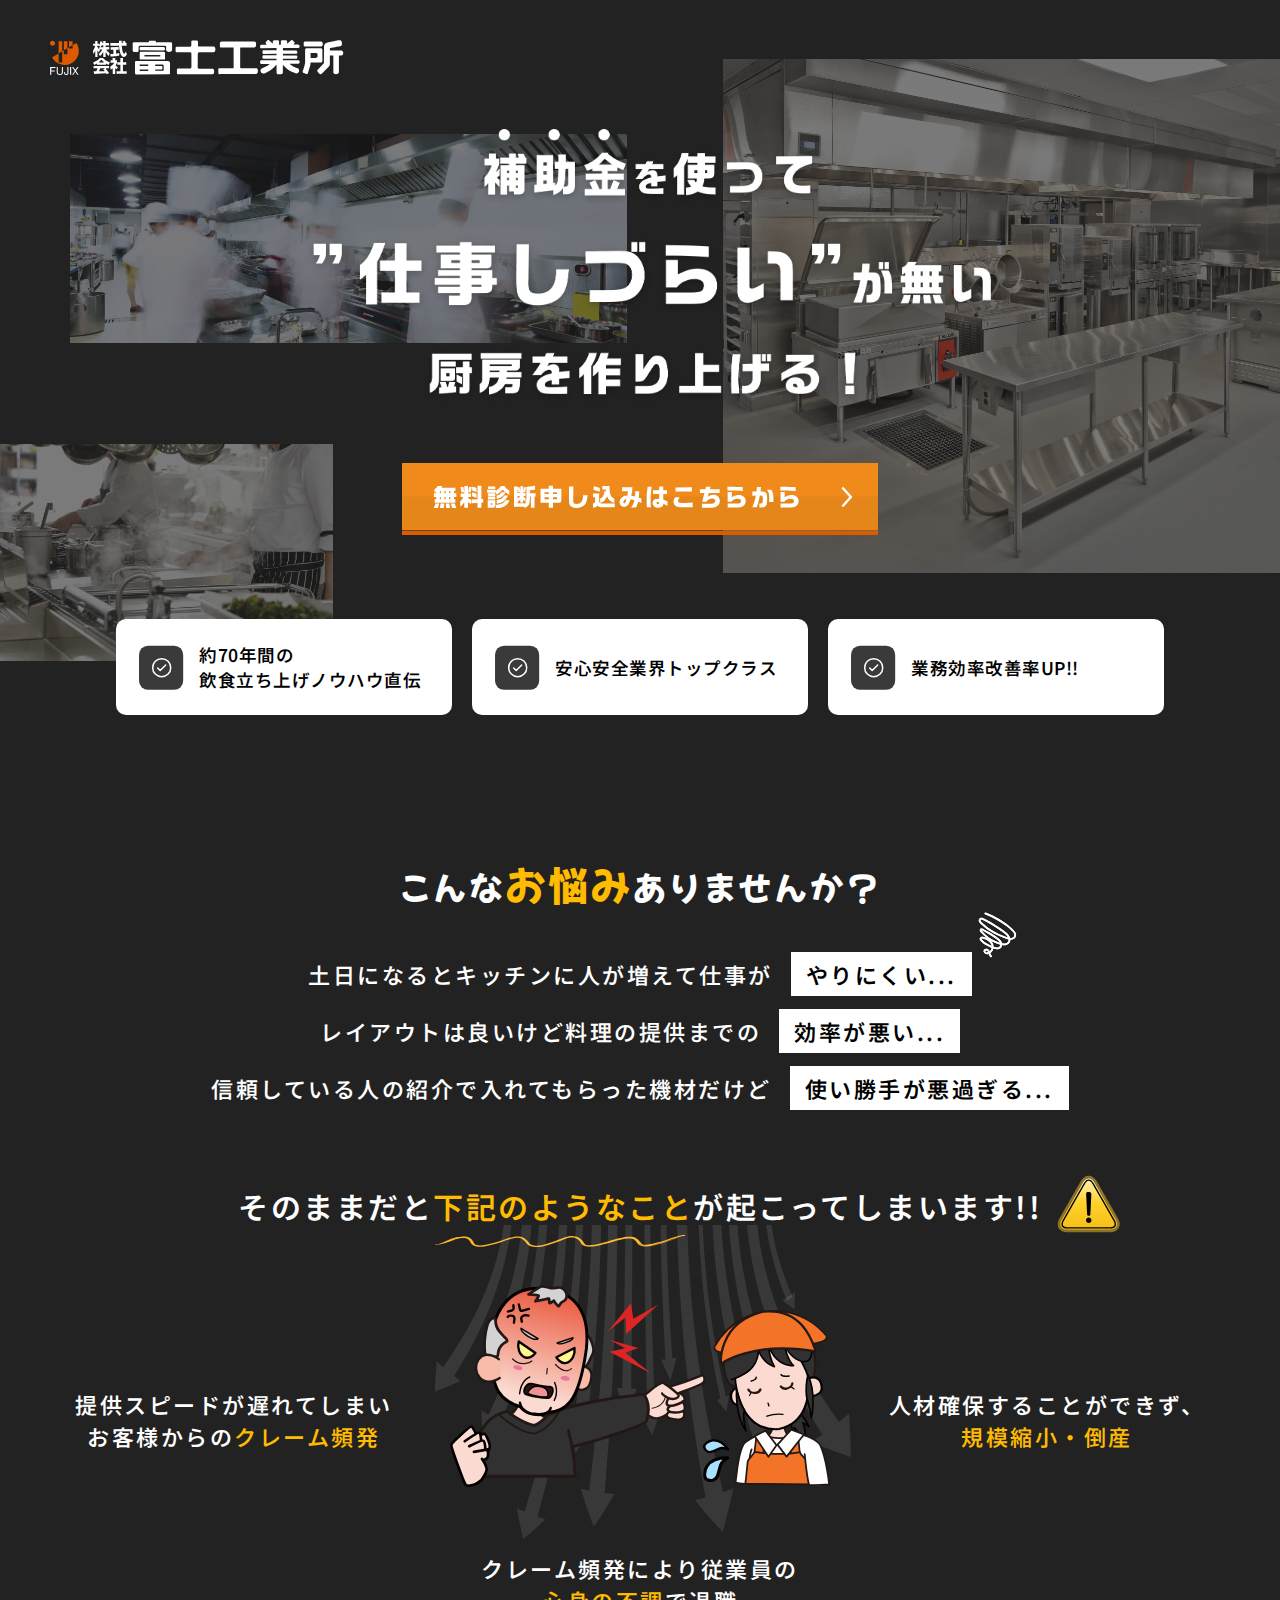
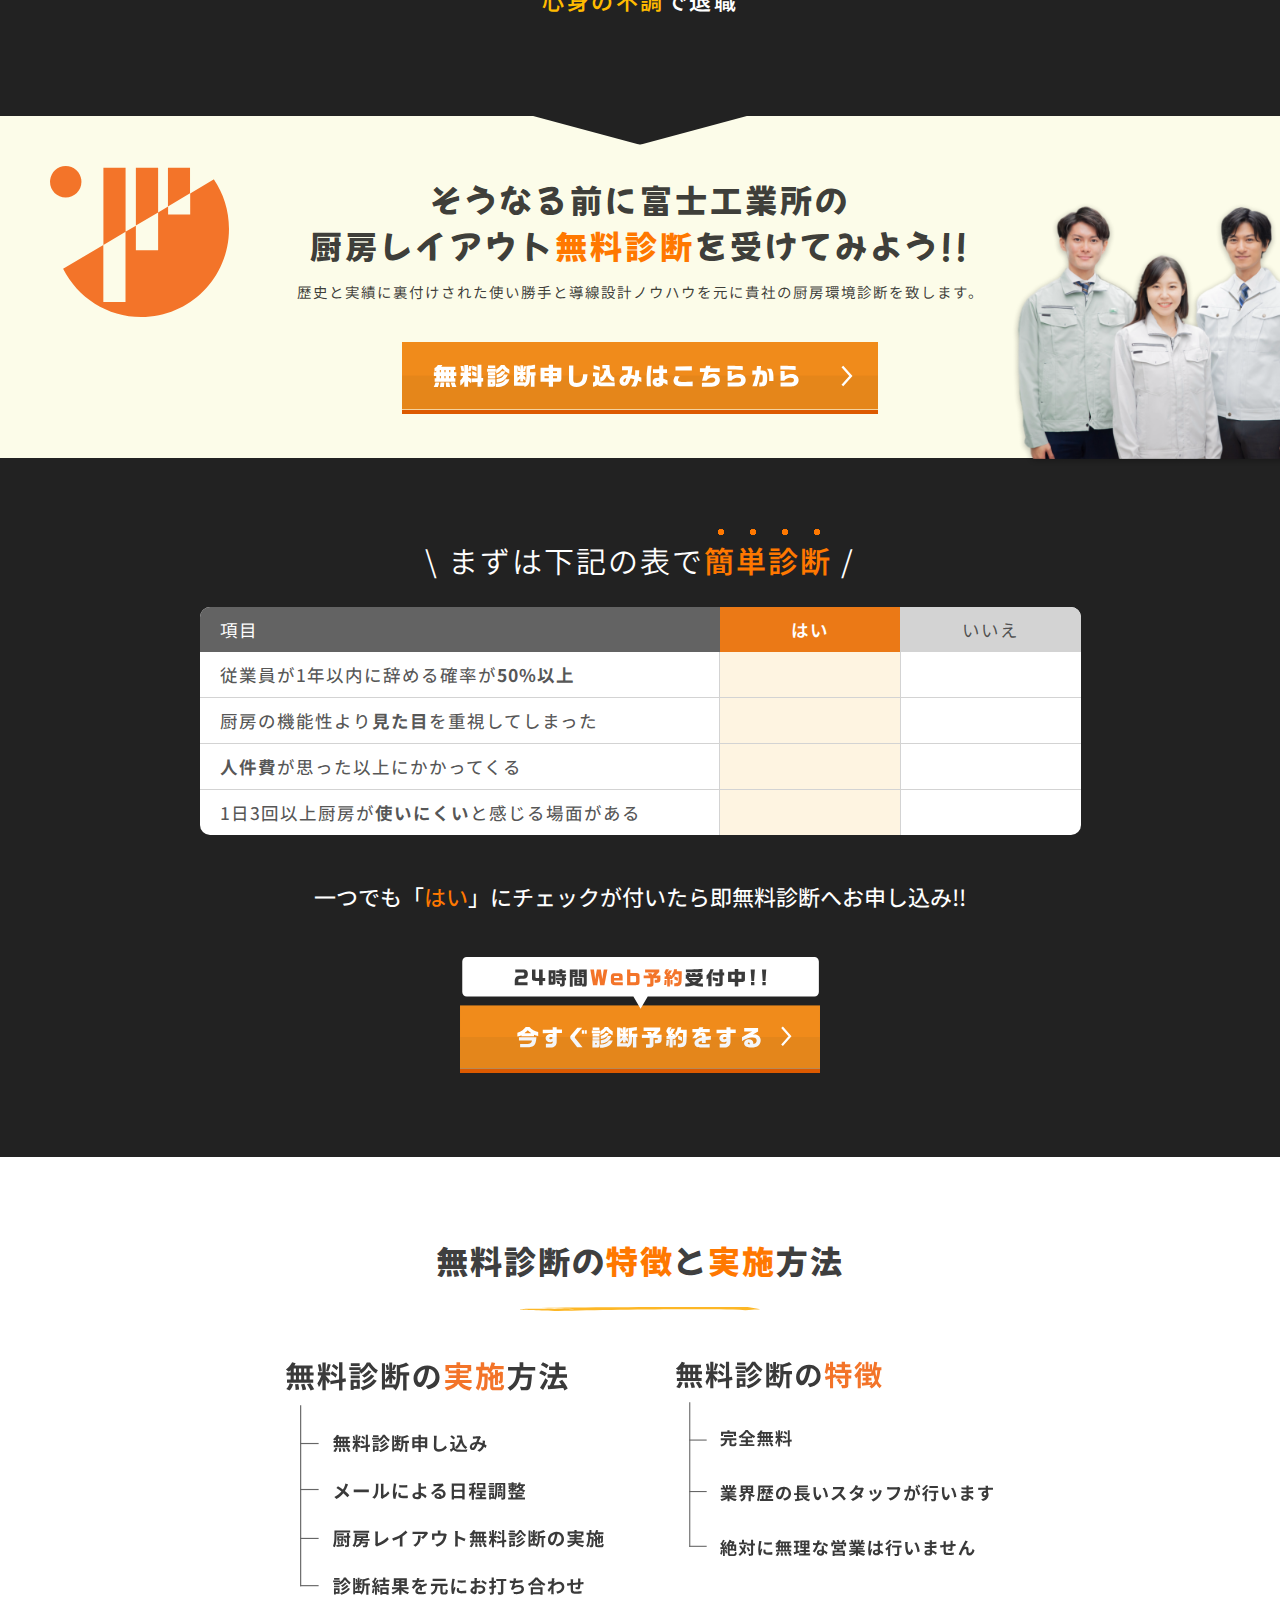
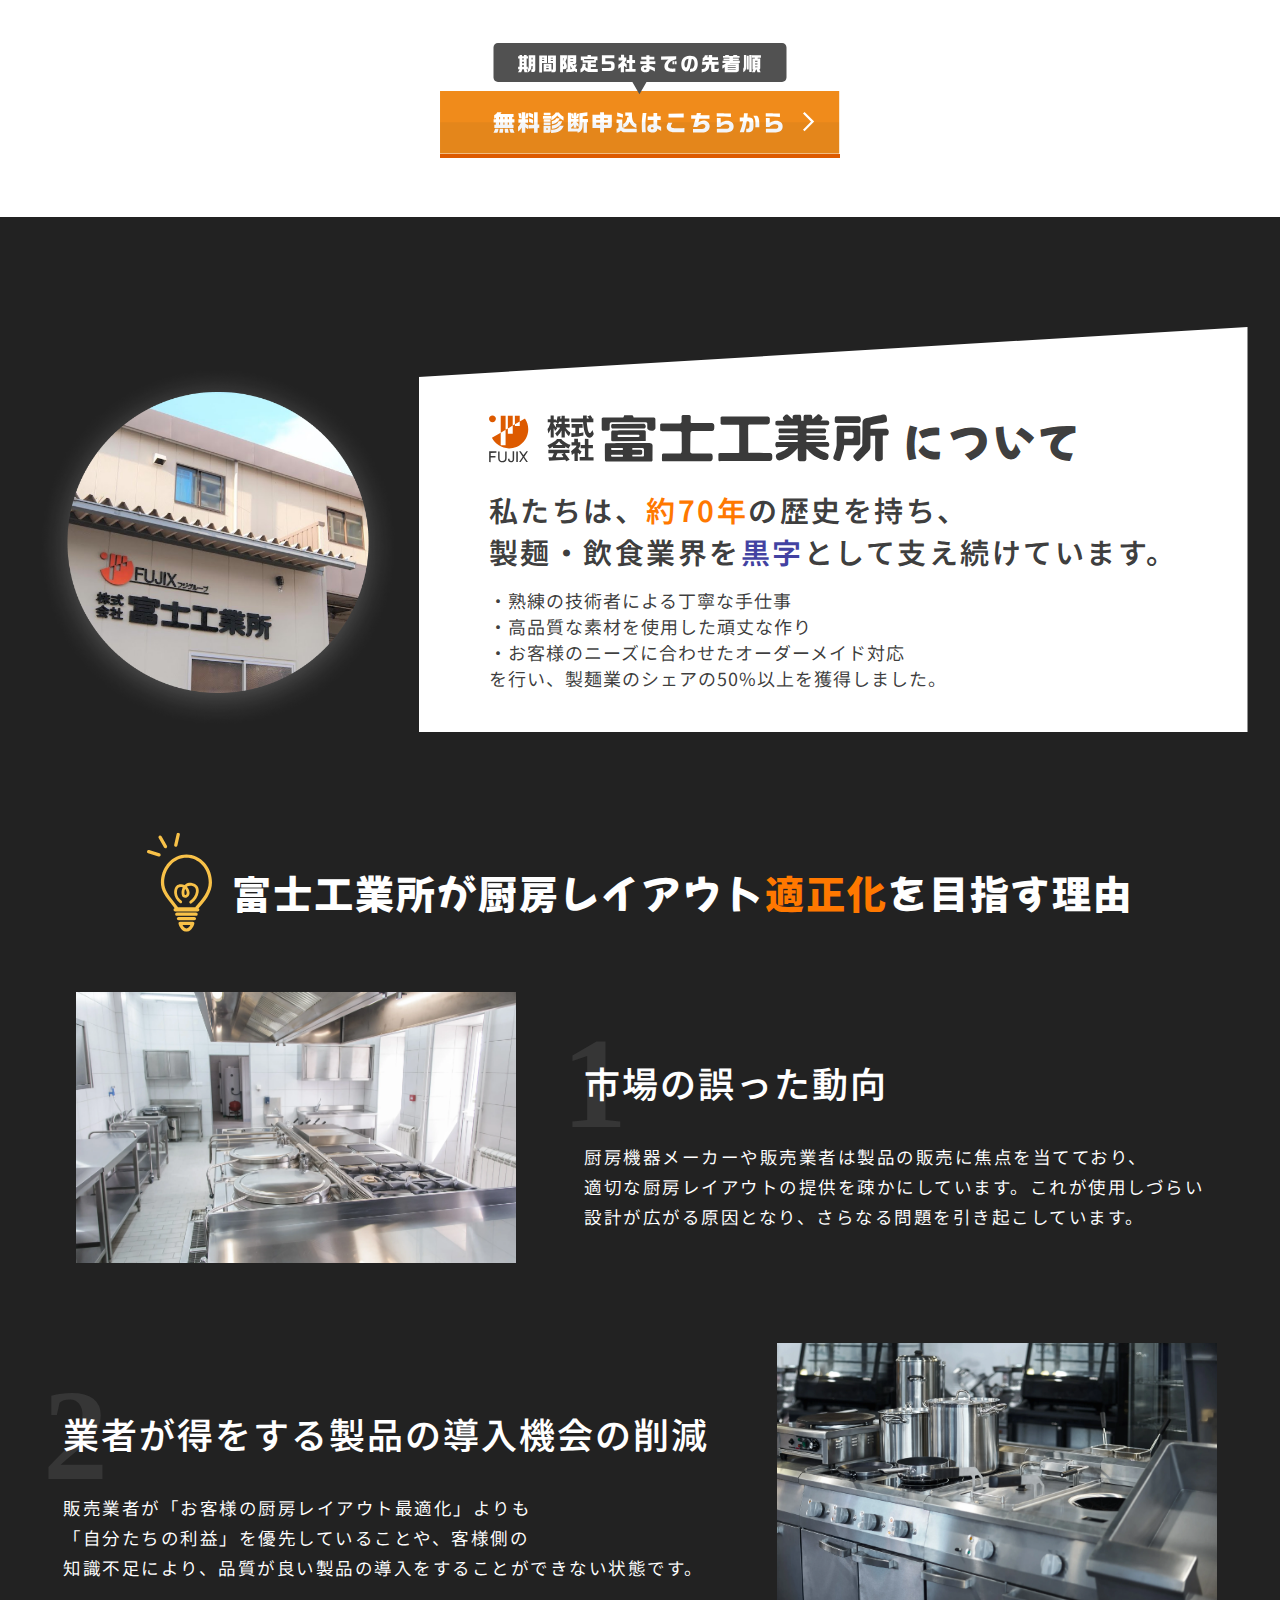
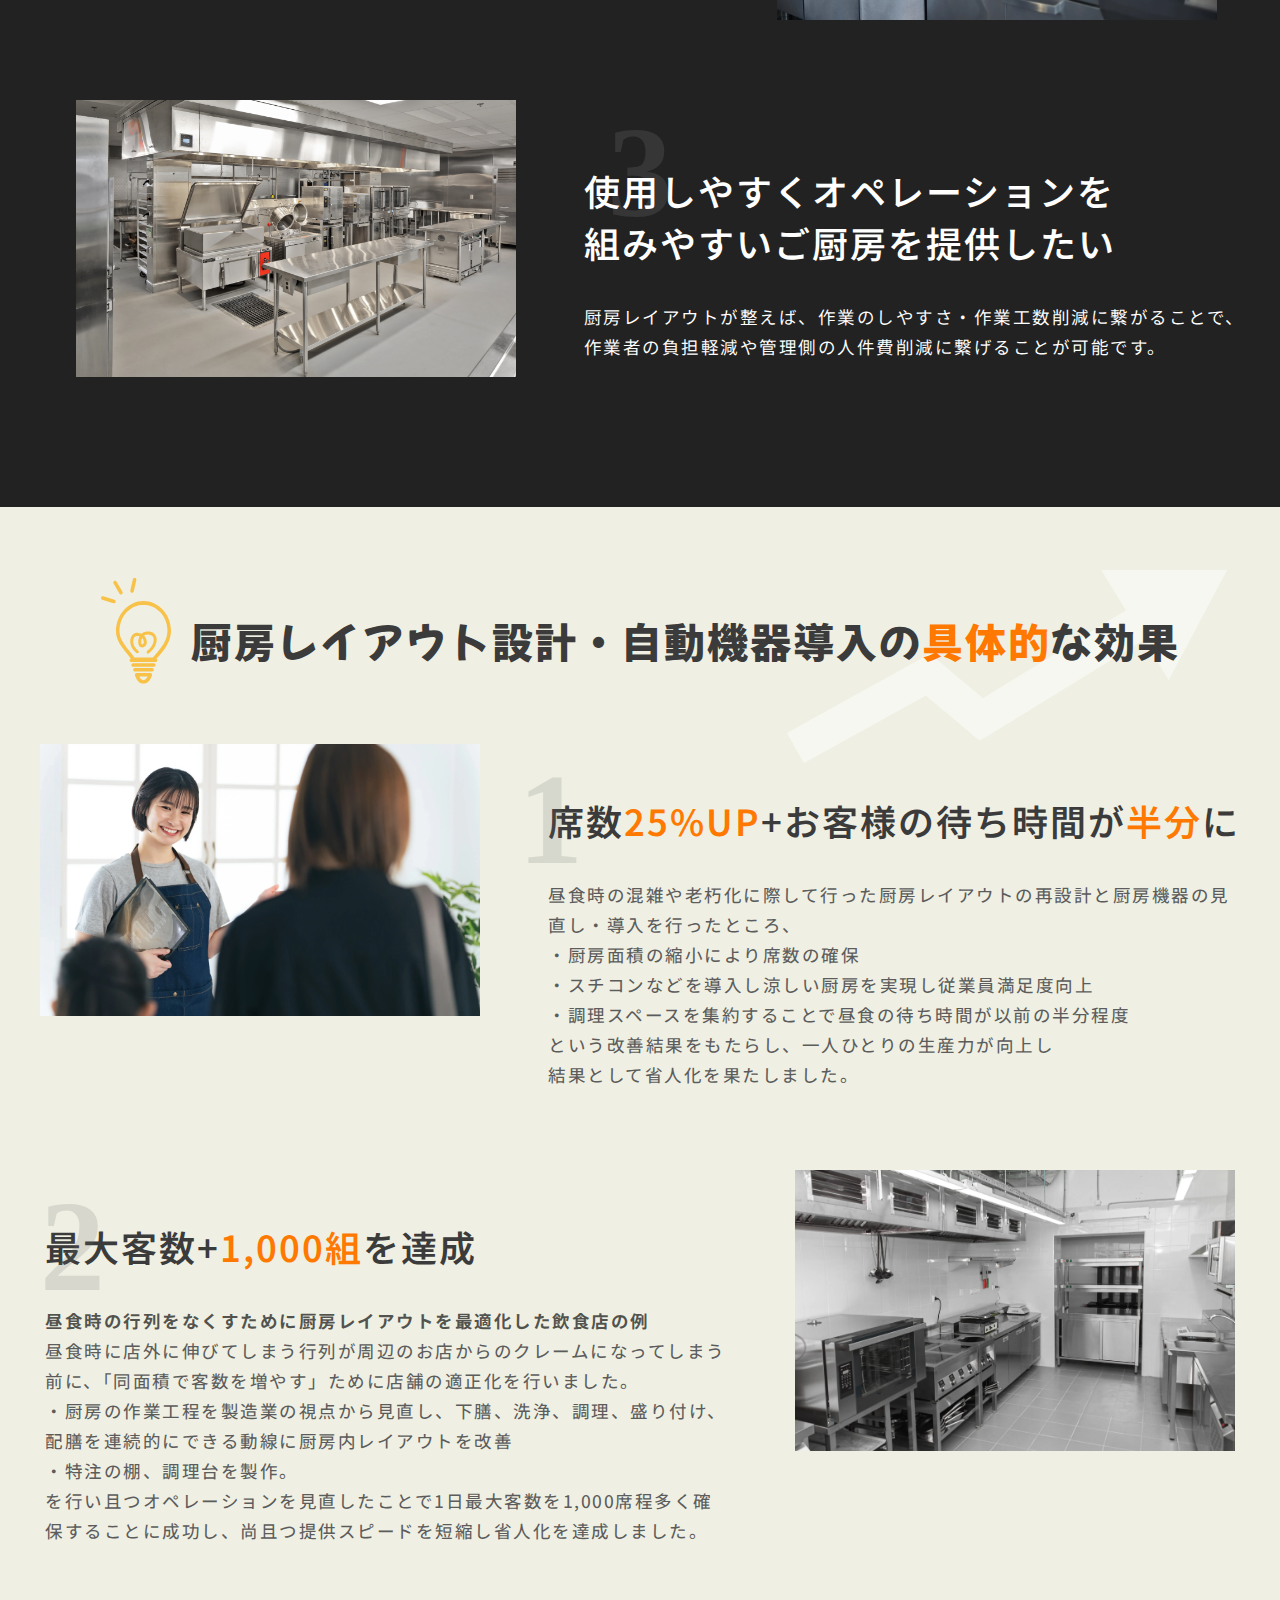
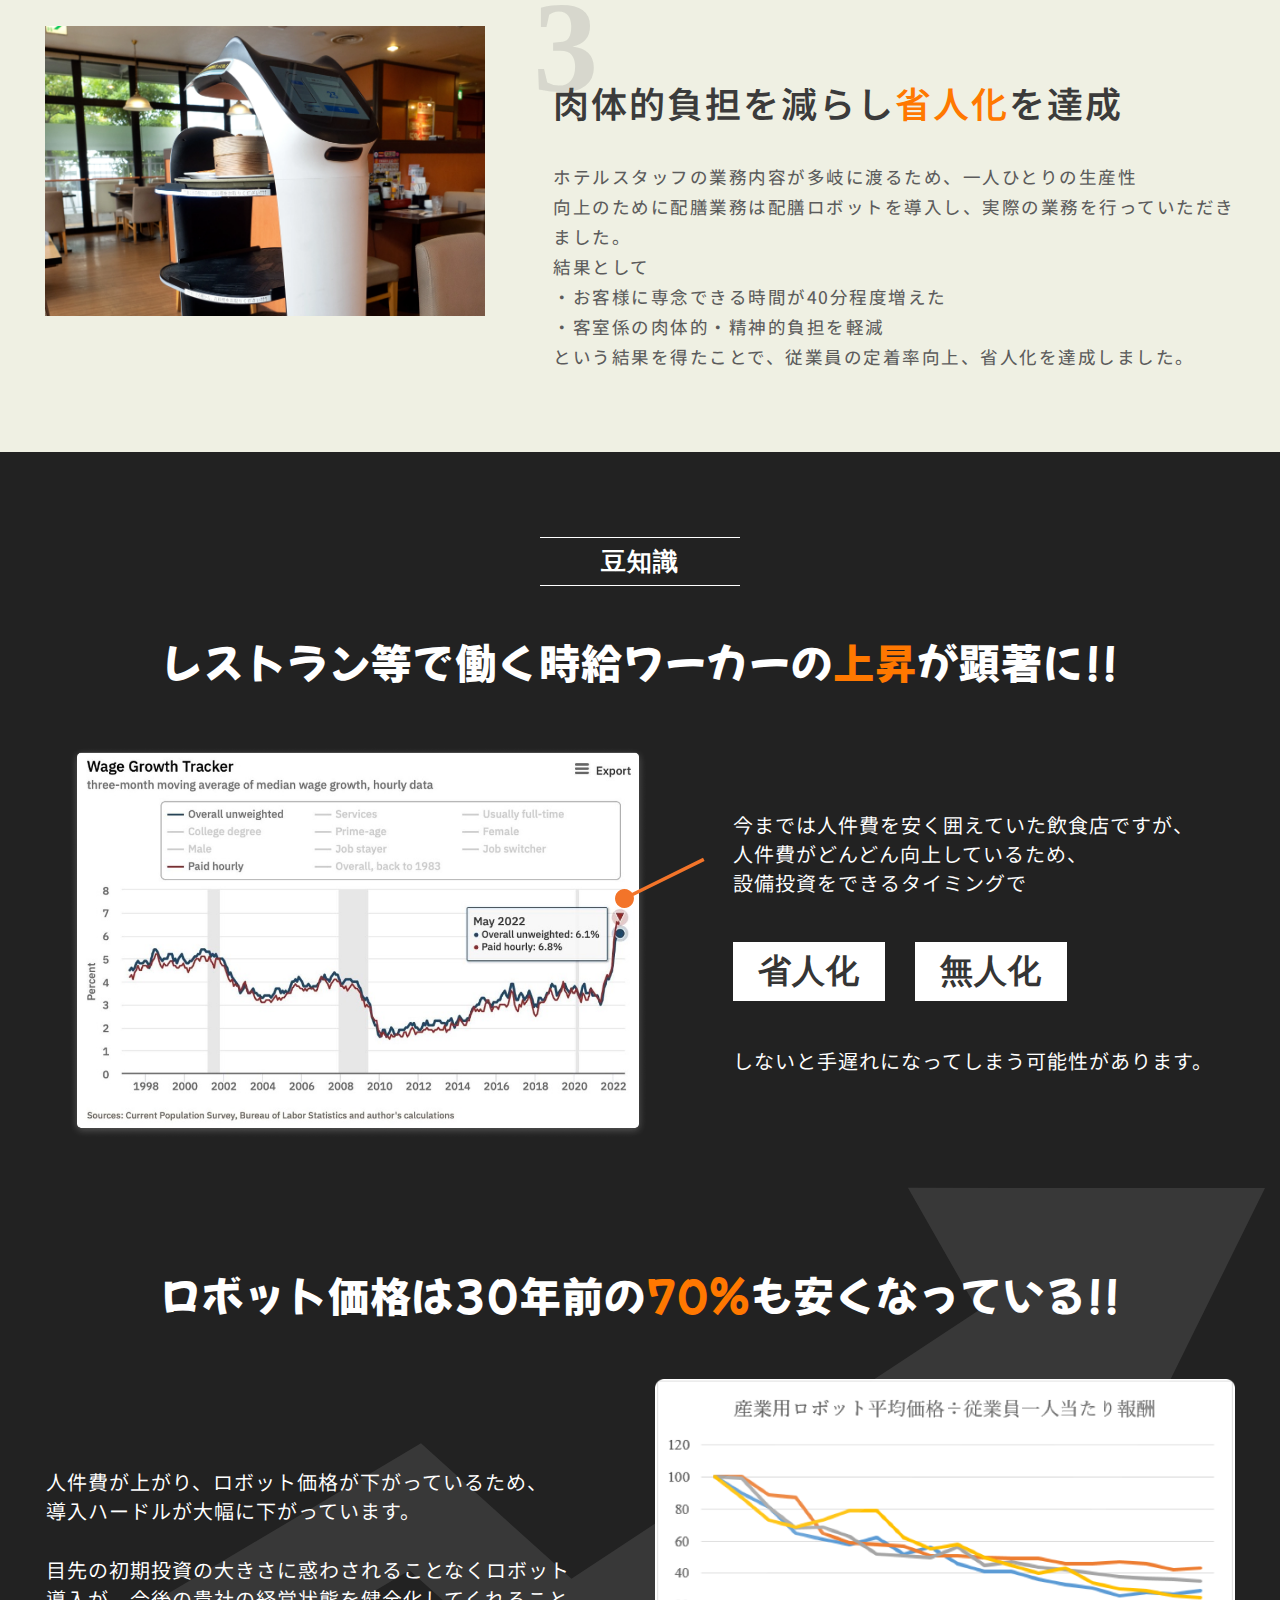
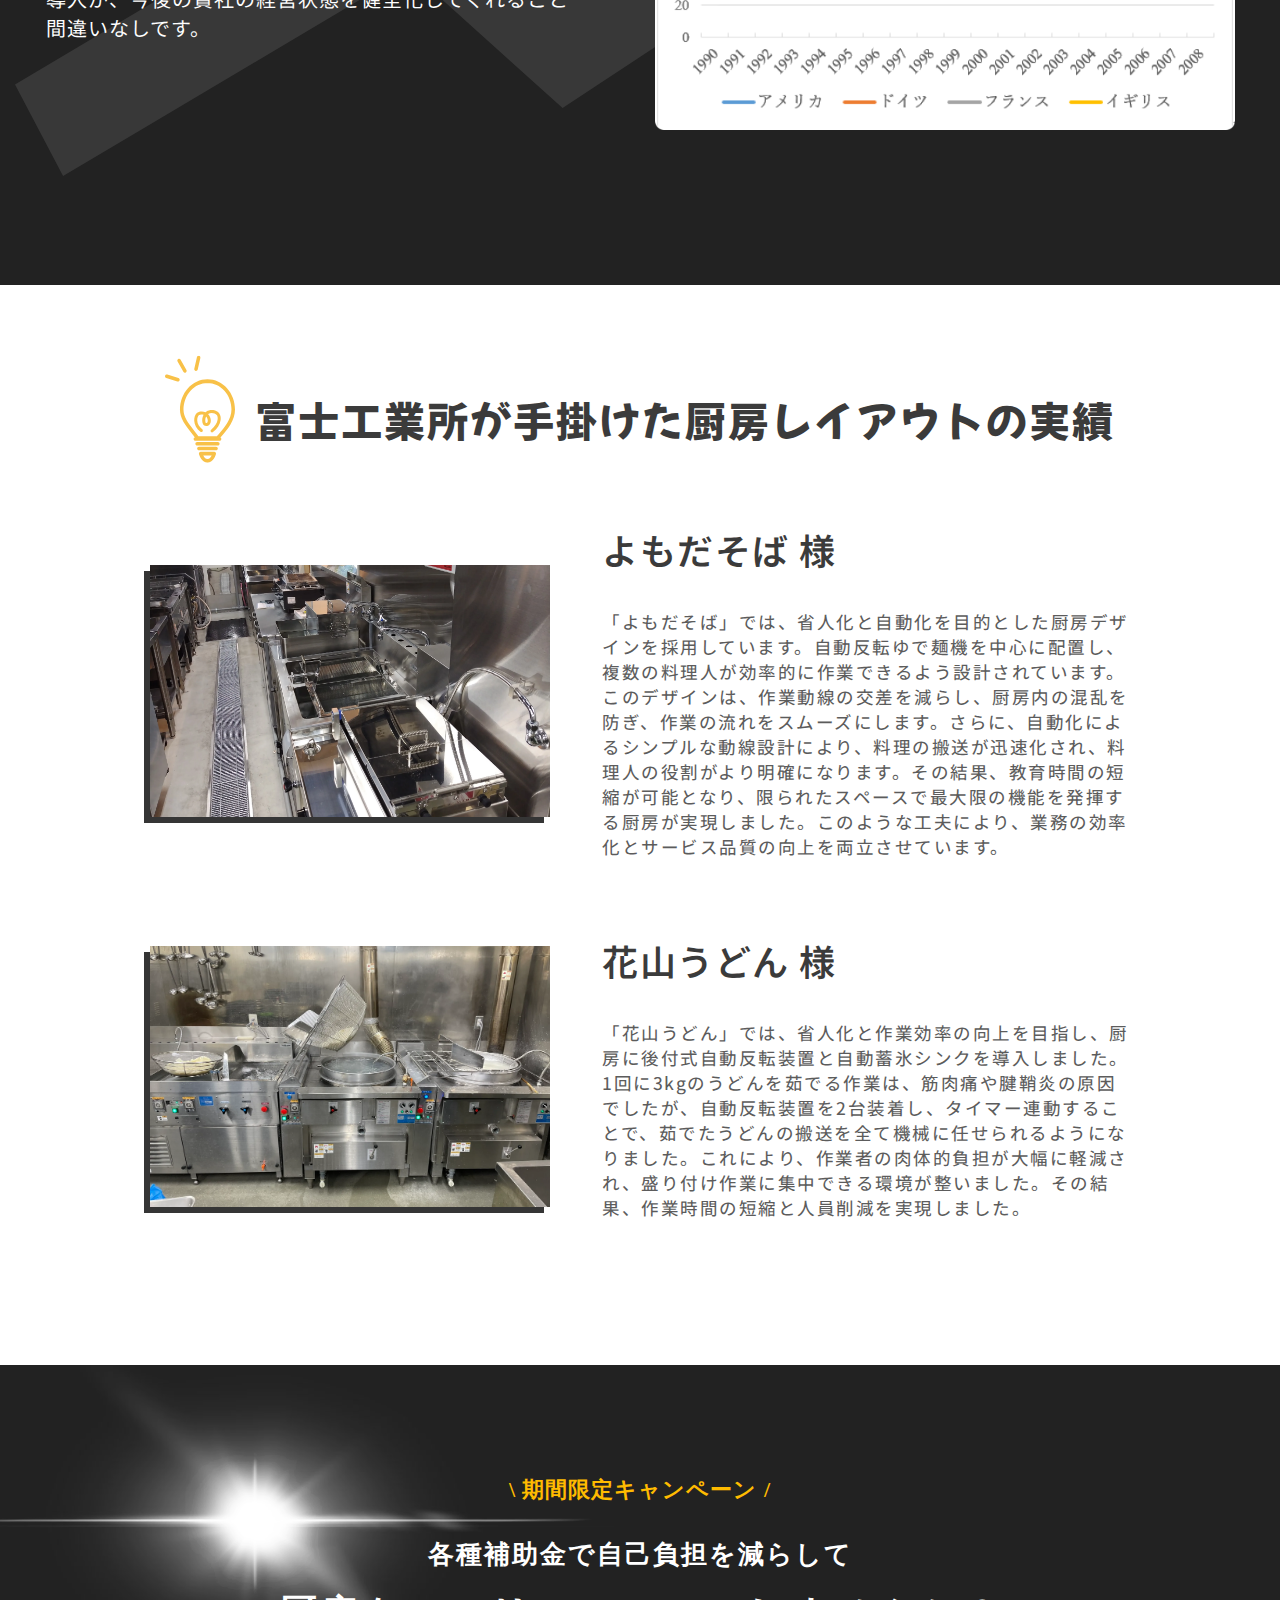
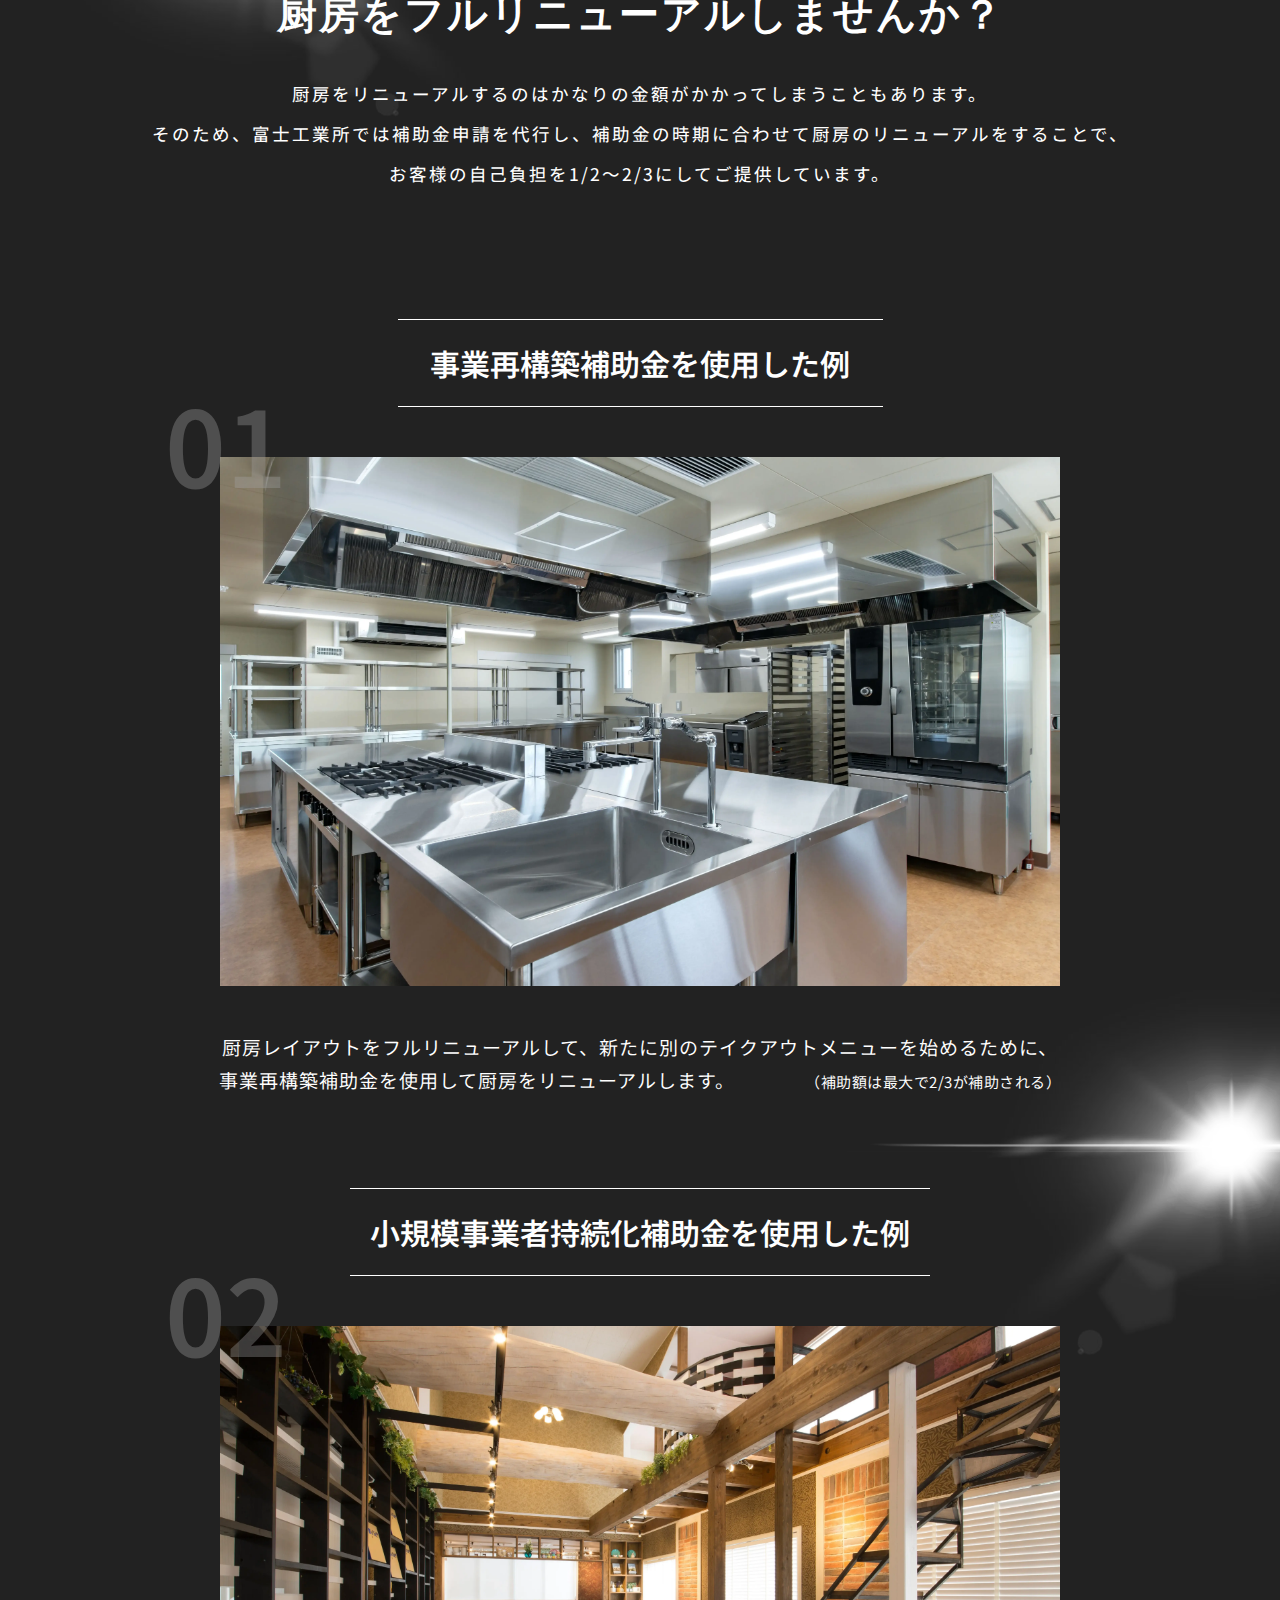
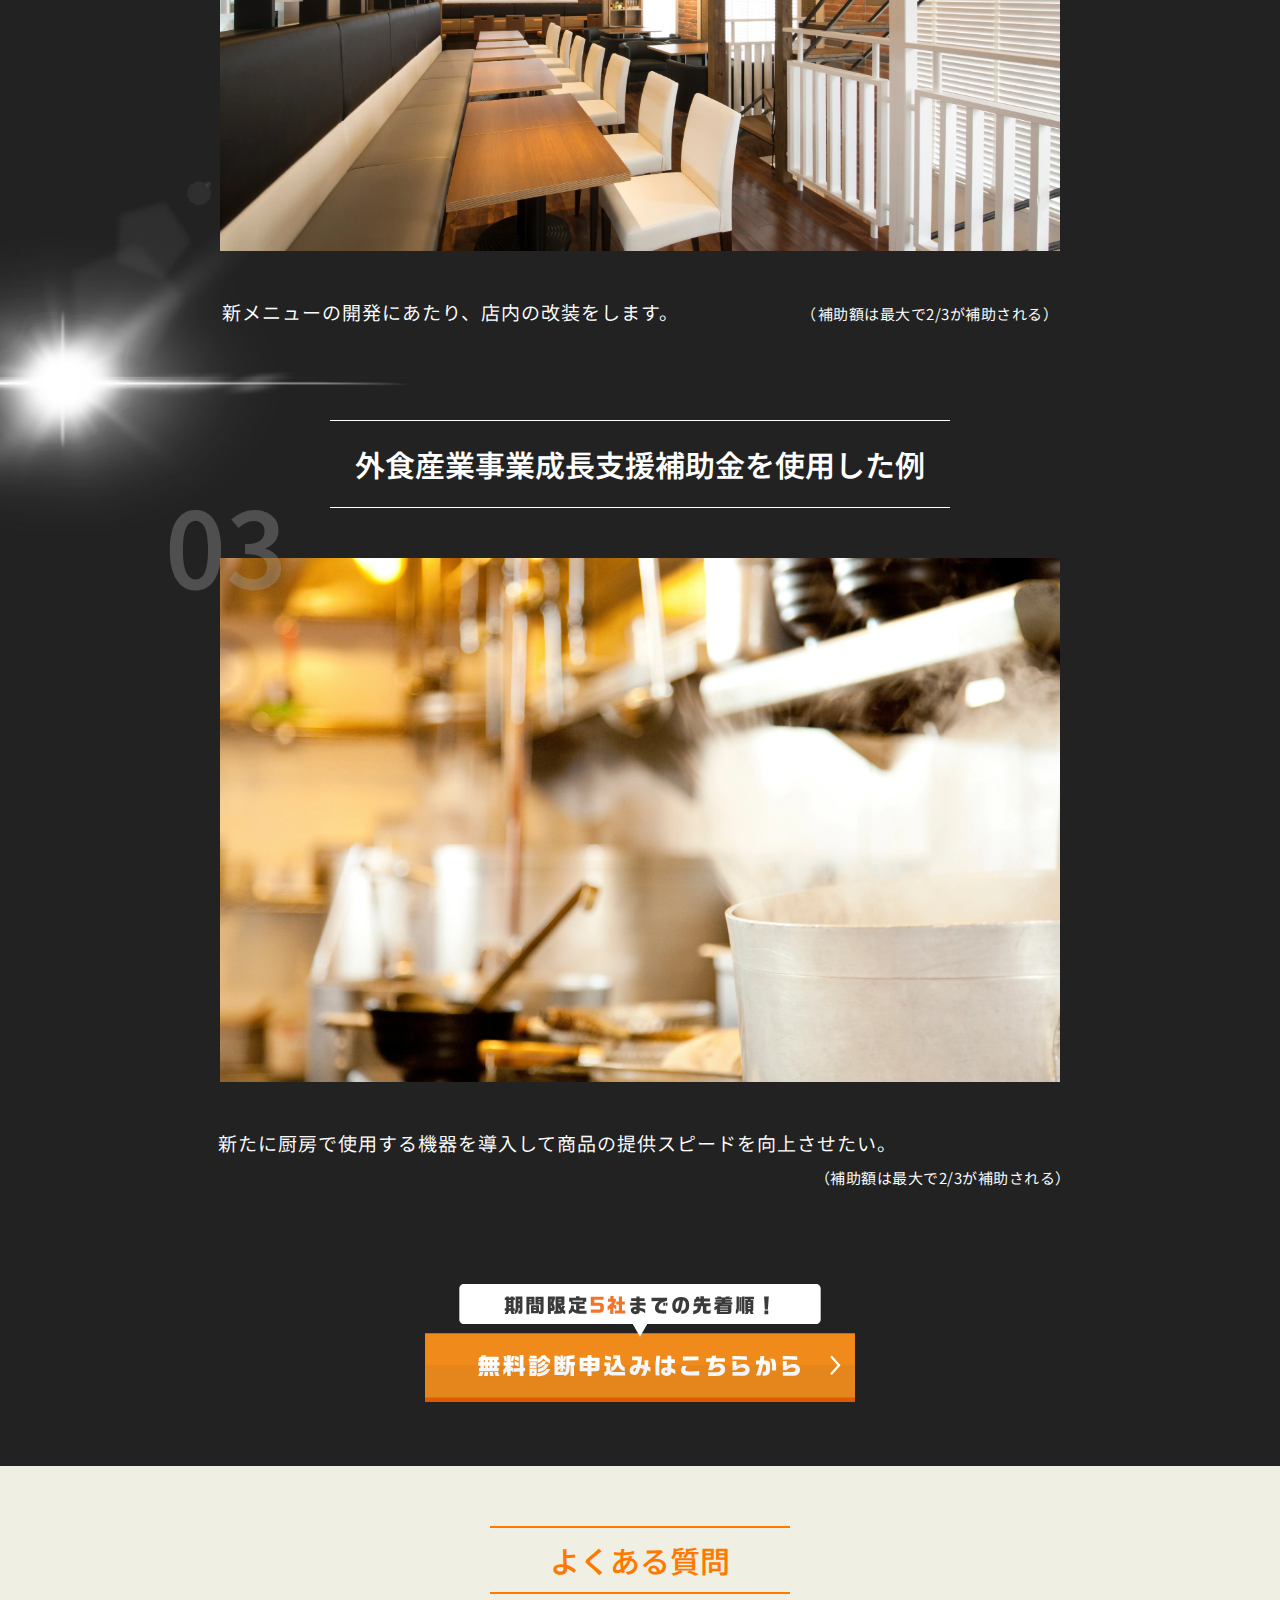
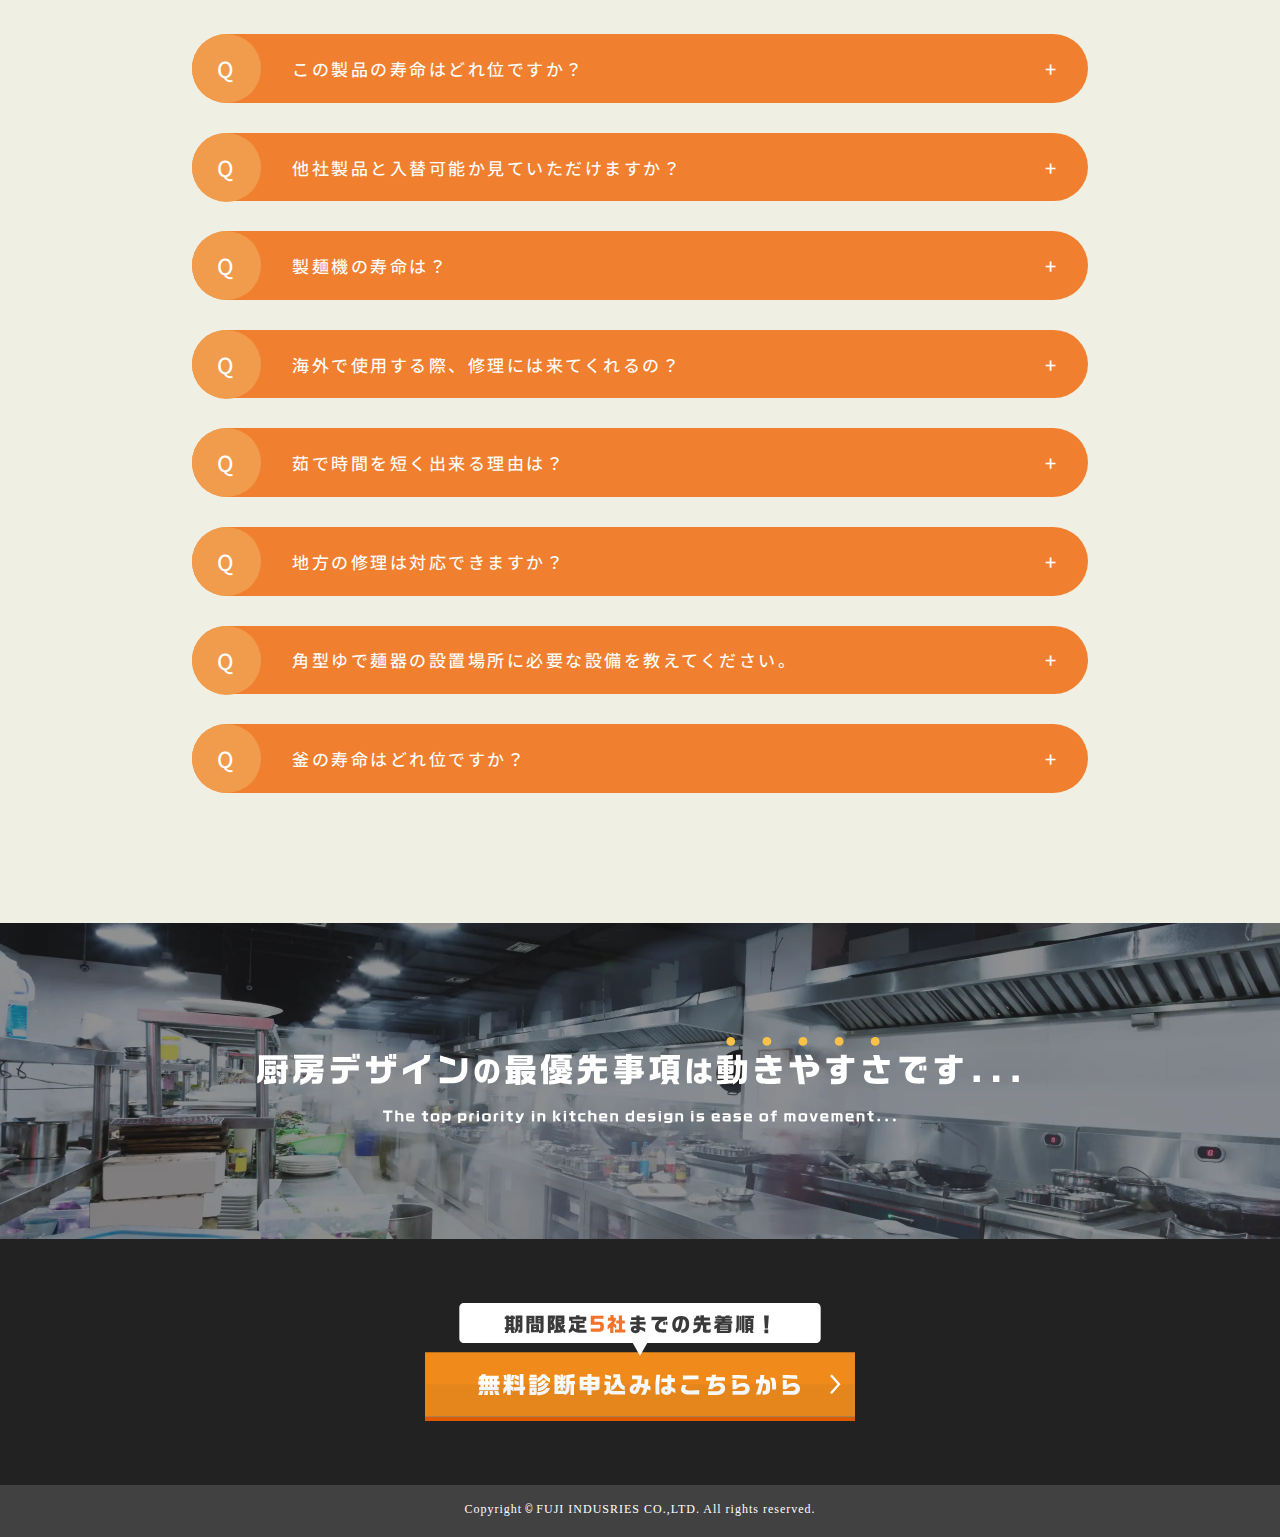
<file: index.html>
<!DOCTYPE html>
<html lang="ja">

<head>
    <meta charset="UTF-8">
    <meta name="viewport" content="width=device-width, initial-scale=1.0">
    <link rel="stylesheet" href="style.css">
    <meta name="description" content="">
    <title>テスト</title>
    <meta name="description"
        content="私たちは、約70年の歴史を持ち、製麺・飲食業界を黒字として支え続けています。歴史と実績に裏付けされた使い勝手と導線設計ノウハウを元に貴社の厨房環境診断を致します。">
    <link rel="preconnect" href="https://fonts.googleapis.com">
    <link rel="preconnect" href="https://fonts.gstatic.com" crossorigin>
    <link href="https://fonts.googleapis.com/css2?family=Mochiy+Pop+One&family=Sawarabi+Gothic&display=swap"
        rel="stylesheet">
    <link rel="preconnect" href="https://fonts.googleapis.com">
    <link rel="preconnect" href="https://fonts.gstatic.com" crossorigin>
    <link href="https://fonts.googleapis.com/css2?family=Noto+Sans+JP:wght@100..900&display=swap" rel="stylesheet">
</head>

<body class="home">

    <main>
        <div class="headerlogo"><img src="logo/s1_illust1.svg"></div>

        <section class="sec1">
            <div class="s1_pic1"><img src="img/s1_pic1.png" alt="コックの画像"></div>
            <div class="s1_pic2"><img src="img/s1_pic2.png" alt="厨房の画像"></div>
            <div class="s1_pic3"><img src="img/s1_pic3.png" alt="調理中の画像"></div>
            <div class="container">
                <div class="s1_text1">
                    <img class="pc_tb_only" src="logo/s1_text2.png" alt="テキスト">
                </div>
                <div class="s1_text2">
                    <img class="sp_only" src="logo/s1_text2.png" alt="テキスト">
                </div>
                <div class="btn1">
                    <a class="" href="contact.html"><img src="logo/s1_illust2.svg" alt="診断申し込みボタン"></a>
                </div>
                <div class="s1_contents2">
                    <ul>
                        <li>
                            <div class="s1_box1">
                                <img src="logo/s1_illust3.svg">
                                <p>約70年間の<br>飲食立ち上げ<br class="s1_tb_only">ノウハウ直伝</p>
                            </div>
                        </li>
                        <li>
                            <div class="s1_box1">
                                <img src="logo/s1_illust3.svg">
                                <p>安心安全<br class="s1_tb_only">業界トップクラス</p>
                            </div>
                        </li>
                        <li>
                            <div class="s1_box1">
                                <img src="logo/s1_illust3.svg">
                                <p>業務効率改善率UP!!</p>
                            </div>
                        </li>
                    </ul>
                </div>
            </div>
        </section>

        <!-- --------------------------------------------------------------------------- -->

        <section class="sec2">
            <div class="container">
                <h1>こんな<span class="s2_highlight1">お悩み</span>ありませんか？</h1>
                <ul>
                    <li>土日になるとキッチンに<br class="s2_sp_only">人が増えて仕事が<span class="s2_highlight2">やりにくい...</span></li>
                    <li>レイアウトは良いけど<br class="s2_sp_only">料理の提供までの<span class="s2_highlight2">効率が悪い...</span></li>
                    <li>信頼している人の紹介で入れてもらった<br class="s2_sp_only">機材だけど<span class="s2_highlight2">使い勝手が悪過ぎる...</span>
                    </li>
                </ul>
                <img class="s2_illust1" src="logo/s2_illust1.svg" alt="竜巻のイラスト">
                <h2>そのままだと<br class="s2_tb_only"><span class="s2_highlight3">下記のようなこと</span>が<br
                        class="s2_sp_only">起こってしまいます!!</h2>
                <div class="s2_contents1">
                    <p class="s2_text1">提供スピードが<br class="s2_sp_only">遅れてしまい<br>お客様からの<br class="s2_sp_only"><span
                            class="s2_highlight3">クレーム頻発</span></p>
                    <p class="s2_text2">人材確保すること<br class="s2_sp_only">ができず、<br><span
                            class="s2_highlight3">規模縮小・倒産</span>
                    </p>
                </div>
                <div class="s2_contents2">
                    <p>クレーム頻発により<br class="s2_sp_only">従業員の<br><span class="s2_highlight3">心身の不調</span>で退職</p>
                </div>
                <img class="s2_illust1" src="logo/s2_illust1.svg" alt="竜巻のイラスト">
                <img class="s2_illust2" src="logo/s2_illust2.svg" alt="注意喚起のイラスト">
                <img class="s2_illust3" src="logo/s2_illust3.svg" alt="下線のイラスト">
                <img class="s2_illust4" src="logo/s2_illust4.svg" alt="矢印のイラスト">
                <img class="s2_illust5" src="logo/s2_illust5.svg" alt="おじいさんが怒っているイラスト">
            </div>
        </section>

        <!-- ------------------------------------------------------------------------- -->

        <section class="sec3">
            <div class="container">
                <div class="s3_contents1">
                    <h1>そうなる前に富士工業所の<br>厨房レイアウト<span class="s3_highlight1">無料診断</span>を受けて<br class="sp_only">みよう!!</h1>
                    <p>歴史と実績に裏付けされた使い勝手と<br class="sp_only">導線設計ノウハウを元に貴社の厨房環境診断を<br class="sp_only">致します。</p>
                    <a class="s3_btn1" href="contact.html"><img src="logo/s1_illust2.svg" alt="診断申し込みボタン"></a>
                    <img class="s3_illust2" src="logo/s3_illust2.svg" alt="会社ロゴ">
                </div>
                <img class="s3_illust1" src="logo/s3_illust1.svg" alt="黒い逆三角形のイラスト">
                <img class="s3_pic1" src="img/s3_pic1.png" alt="社員のイメージ画像">
            </div>
        </section>

        <!-- -------------------------------------------------------------------- -->

        <section class="sec4">
            <div class="container">
                <h1>\ まずは下記の表で<span class="s4_dot">簡</span><span class="s4_dot">単</span><span
                        class="s4_dot">診</span><span class="s4_dot">断</span> /
                </h1>
                <table>
                    <thead>
                        <tr class="border1">
                            <th class="gray">項目</th>
                            <th class="orange">はい</th>
                            <th class="lightgray">いいえ</th>
                        </tr>
                    </thead>
                    <tbody>
                        <tr>
                            <td>従業員が1年以内に辞める確率が<span class="s4_highlight3">50%以上</span></td>
                            <td class="s4_highlight2"></td>
                            <td></td>
                        </tr>
                        <tr>
                            <td>厨房の機能性より<span class="s4_highlight3">見た目</span>を<br class="sp_only">重視してしまった</td>
                            <td class="s4_highlight2"></td>
                            <td></td>
                        </tr>
                        <tr>
                            <td><span class="s4_highlight3">人件費</span>が思った以上に<br class="sp_only">かかってくる</td>
                            <td class="s4_highlight2"></td>
                            <td></td>
                        </tr>
                        <tr>
                            <td>1日3回以上厨房が<span class="s4_highlight3">使いにくい</span>と感じる場面がある</td>
                            <td class="s4_highlight2"></td>
                            <td></td>
                        </tr>
                    </tbody>
                </table>
                <p>一つでも「<span class="s5_highlight1">はい</span>」にチェックが付いたら<br class="sp_only">即無料診断へお申し込み!!</p>
                <div class="s4_btn1">
                    <a href="contact.html"><img src="logo/s4_btn1.svg" alt="診断申し込みボタン"></a>
                </div>
            </div>
        </section>

        <!-- --------------------------------------------------------------------- -->

        <section class="sec5">
            <div class="container5">
                <h1>無料診断の<span class="s5_highlight1">特徴</span>と<span class="s5_highlight1">実施</span>方法</h1>
                <div class="s5_contents">
                    <div class="s5_contents1">
                        <img class="s5_text1" src="logo/s5_illust3.svg" alt="テキスト">
                    </div>
                    <div class="s5_contents2">
                        <img class="s5_text1" src="logo/s5_illust4.svg" alt="テキスト">
                        <img class="s5_illust5" src="logo/s5_illust5.svg" alt="男性のイラスト">
                    </div>
                </div>
                <div class="s5_btn1">
                    <a class="s5_btn1" href="contact.html"><img src="logo/s5_btn1.svg" alt="診断申し込みボタン"></a>
                </div>
                <img class="s5_illust2" src="logo/s5_illust2.svg" alt="オレンジの線のイラスト">
            </div>
        </section>

        <!-- ------------------------------------------------------------------------- -->

        <section class="sec6">
            <div class="container">
                <div class="s6_contens1">
                    <img class="s6_pic1" src="img/s6_pic1.png" alt="会社の建物の画像">
                    <div class="s6_text1">
                        <h1>について</h1>
                        <p>私たちは、<span class="s5_highlight1">約70年</span>の歴史を持ち、<br class="pc_only2">製麺・飲食業界を<span
                                class="s6_highlight1">黒字</span>として支え続けています。</p>
                        <ul>
                            <li>・熟練の技術者による丁寧な手仕事</li>
                            <li>・高品質な素材を使用した頑丈な作り</li>
                            <li>・お客様のニーズに合わせたオーダーメイド対応<br class="pc_only">を行い、製麺業のシェアの50%以上を獲得しました。</li>
                        </ul>
                        <img class="s6_illusut1" src="logo/s6_illusut1.svg" alt="会社ロゴ">
                    </div>
                </div>
            </div>
        </section>

        <!-- ---------------------------------------------------------------- -->

        <section class="sec7">
            <div class="container7">
                <div class="s7_contents1">
                    <img src="logo/s7_illust1.svg" alt="電球のイラスト">
                    <h1>富士工業所が<br class="sp_only">厨房レイアウト<span class="s5_highlight1">適正化</span>を目指す理由</h1>
                </div>
                <div class="s7_contents2">
                    <img class="pc_only" src="img/s7_pic1.webp" alt="厨房の画像">
                    <div class="s7_text1">
                        <h2>市場の誤った動向</h2>
                        <img class="s7img_sp_only" src="img/s7_pic1.webp" alt="厨房の画像">
                        <div class="s7p_sp_only">
                            <p>厨房機器メーカーや販売業者は製品の販売に焦点を当てており、<br class="pc_only">適切な厨房レイアウトの提供を疎かにしています。これが使用しづらい<br
                                    class="pc_only">設計が広がる原因となり、さらなる問題を引き起こしています。
                            </p>
                        </div>
                    </div>
                    <h1 class="s7_No1">1</h1>
                </div>
                <div class="s7_contents3">
                    <div class="s7_text2">
                        <h2>業者が得をする製品の<br class="sp_only">導入機会の削減</h2>
                        <div class="s7_group1">
                            <img class="s7img_sp_only" src="img/s7_pic2.webp" alt="厨房の画像">
                            <h1 class="s7_No2">2</h1>
                        </div>
                        <div class="s7p_sp_only">
                            <p>販売業者が「お客様の厨房レイアウト最適化」よりも<br class="pc_only">「自分たちの利益」を優先していることや、客様側の<br
                                    class="pc_only">知識不足により、品質が良い製品の導入をすることができない状態です。
                            </p>
                        </div>
                    </div>
                    <img class="pc_only" src="img/s7_pic2.webp" alt="厨房の画像">
                </div>
                <div class="s7_contents4">
                    <img class="pc_only" src="img/s7_pic3.png" alt="厨房の画像">
                    <div class="s7_text3">
                        <h2>使用しやすく<br class="sp_only">オペレーションを<br class="pc_only">組みやすいご厨房を提供したい
                        </h2>
                        <div class="s7_group2">
                            <img class="s7img_sp_only" src="img/s7_pic3.png" alt="厨房の画像">
                            <h1 class="s7_No3">3</h1>
                        </div>
                        <div class="s7p_sp_only">
                            <p>厨房レイアウトが整えば、作業のしやすさ・作業工数削減に繋がることで、<br class="pc_only">作業者の負担軽減や管理側の人件費削減に繋げることが可能です。</p>
                        </div>
                    </div>
                </div>
            </div>
        </section>

        <!-- ---------------------------------------------------------------- -->

        <section class="sec8">
            <div class="container8">
                <div class="s8_contents1">
                    <img src="logo/s7_illust1.svg" alt="電球のイラスト">
                    <h1>厨房レイアウト設計・自動機器導入の<span class="s5_highlight1">具体的</span>な効果</h1>
                </div>
                <div class="s8_contents2">
                    <img class="pc_only" src="img/s8_pic1.webp" alt="店内のイメージ画像">
                    <div class="s8_text1">
                        <h2>席数<span class="s5_highlight1">25%UP</span>+お客様の<br class="tb_only">待ち時間が<span
                                class="s5_highlight1">半分</span>に</h2>
                        <div class="s8_group1">
                            <img class="s8img_sp_only" src="img/s8_pic1.webp" alt="店内のイメージ画像">
                            <h1 class="s8_No1">1</h1>
                        </div>
                        <div class="s8p_sp_only">
                            <p>
                                昼食時の混雑や老朽化に際して行った厨房レイアウトの再設計と厨房機器の見<br class="pc_only">直し・導入を行ったところ、<br>
                                <span class="sp_highlight">・厨房面積の縮小により席数の確保<br>
                                    ・スチコンなどを導入し涼しい厨房を実現し従業員満足度向上<br>
                                    ・調理スペースを集約することで昼食の待ち時間が以前の半分程度<br></span>という改善結果をもたらし、一人ひとりの生産力が向上し<br
                                    class="pc_only">結果として省人化を果たしました。
                            </p>
                        </div>
                    </div>
                </div>
                <div class="s8_contents3">
                    <div class="s8_text2">
                        <div class="s8_arrow">
                            <h2>最大客数+<span class="s5_highlight1">1,000組</span>を達成</h2>
                            <img class="s8_illust1" src="logo/s8_illust1.svg" alt="白い矢印">
                        </div>
                        <img class="s8img_sp_only" src="img/s8_pic2.webp" alt="厨房の画像">
                        <div class="s8p_sp_only">
                            <p>
                                <span class="s8_highlight1">昼食時の行列をなくすために厨房レイアウトを最適化した飲食店の例</span><br>
                                昼食時に店外に伸びてしまう行列が周辺のお店からのクレームになってしまう<br
                                    class="pc_only">前に、「同面積で客数を増やす」ために店舗の適正化を行いました。<br>
                                <span class="sp_highlight">・厨房の作業工程を製造業の視点から見直し、下膳、洗浄、調理、盛り付け、<br
                                        class="pc_only">配膳を連続的にできる動線に厨房内レイアウトを改善<br>
                                    ・特注の棚、調理台を製作。<br></span>
                                を行い且つオペレーションを見直したことで1日最大客数を1,000席程多く確<br
                                    class="pc_only">保することに成功し、尚且つ提供スピードを短縮し省人化を達成しました。
                            </p>
                        </div>
                    </div>
                    <img class="pc_only" src="img/s8_pic2.webp" alt="厨房の画像">
                    <h1 class="s8_No2">2</h1>
                </div>
                <div class="s8_contents4">
                    <img class="pc_only" src="img/s8_pic3.webp" alt="配膳ロボットの画像">
                    <div class="s8_text3">
                        <h2>肉体的負担を減らし<span class="s5_highlight1">省人化</span>を達成</h2>
                        <div class="s8_group2">
                            <img class="s8img_sp_only" src="img/s8_pic3.webp" alt="配膳ロボットの画像">
                            <h1 class="s8_No3">3</h1>
                        </div>
                        <div class="s8p_sp_only">
                            <p>
                                ホテルスタッフの業務内容が多岐に渡るため、一人ひとりの生産性<br class="pc_only">向上のために配膳業務は配膳ロボットを導入し、実際の業務を行っていただき<br
                                    class="pc_only">ました。<br>
                                結果として<br>
                                <span class="sp_highlight">・お客様に専念できる時間が40分程度増えた<br>
                                    ・客室係の肉体的・精神的負担を軽減<br></span>
                                という結果を得たことで、従業員の定着率向上、省人化を達成しました。
                            </p>
                        </div>
                    </div>
                </div>
            </div>
        </section>

        <!-- ----------------------------------------------- -->

        <section class="sec9">
            <div class="container">
                <h1>豆知識</h1>
                <h2>レストラン等で働く時給ワーカーの<span class="s5_highlight1">上昇</span>が顕著に!!</h2>
                <div class="s9_contents1">
                    <img src="img/s9_pic1.png" alt="レストランで働く人の人数のデータの画像">
                    <div class="s9_text1">
                        <p class="sp_only">
                            今までは人件費を安く囲えていた飲食店ですが、<br class="pc_only">人件費がどんどん向上しているため、<br
                                class="pc_only">設備投資をできるタイミングで <span class="s9_sp_highlight1">省人化</span>・<span
                                class="s9_sp_highlight2">無人化</span> しないと手遅れになってしまう可能性があります。
                        </p>
                        <p class="pc_tb_only">
                            今までは人件費を安く囲えていた飲食店ですが、<br class="pc_only">人件費がどんどん向上しているため、<br
                                class="pc_only">設備投資をできるタイミングで
                        </p>
                        <div class="s9_box1">
                            <h3 class="s9_right">省人化</h3>
                            <h3 class="s9_left">無人化</h3>
                        </div>
                        <p class="pc_tb_only"><span class="s9_sp_highlight1">省人化</span><span
                                class="s9_sp_highlight2">無人化</span>しないと手遅れになってしまう可能性があります。</p>
                    </div>
                </div>
                <h2>ロボット価格は30年前の<span class="s5_highlight1">70%</span>も安くなっている!!</h2>
                <div class="s9_contents2">
                    <img class="s9img_sp_only" src="img/s9_pic2.png" alt="ロボットの価格のデータの画像">
                    <div class="s9_text2">
                        <p class="s9_text3">
                            人件費が上がり、ロボット価格が下がっているため、<br class="pc_only">導入ハードルが大幅に下がっています。
                        </p>
                        <p>
                            目先の初期投資の大きさに惑わされることなくロボット<br class="pc_only">導入が、今後の貴社の経営状態を健全化してくれること<br
                                class="pc_only">間違いなしです。
                        </p>
                    </div>
                    <img class="pc_only" src="img/s9_pic2.png" alt="ロボットの価格のデータの画像">
                </div>
                <img class="s9_illust1" src="logo/s9_illust1.svg" alt="大きい矢印">
                <img class="s9_illust2" src="logo/s9_illust2.svg" alt="オレンジ色の小さい矢印">
            </div>
        </section>

        <!-- ----------------------------------------------------- -->

        <section class="sec10">
            <div class="container10">
                <div class="s10_contents1">
                    <img src="logo/s7_illust1.svg" alt="電球のイラスト">
                    <h1>富士工業所が手掛けた厨房レイアウトの実績</h1>
                </div>
                <div class="s10_contents2">
                    <img class="pc_only" src="img/s10_pic1.webp" alt="厨房の画像">
                    <div class="s10_text1">
                        <h2>よもだそば 様</h2>
                        <img class="s10img_sp_only" src="img/s10_pic1.webp" alt="厨房の画像">
                        <p>
                            「よもだそば」では、省人化と自動化を目的とした厨房デザインを採用しています。自動反転ゆで麺機を中心に配置し、複数の料理人が効率的に作業できるよう設計されています。このデザインは、作業動線の交差を減らし、厨房内の混乱を防ぎ、作業の流れをスムーズにします。さらに、自動化によるシンプルな動線設計により、料理の搬送が迅速化され、料理人の役割がより明確になります。その結果、教育時間の短縮が可能となり、限られたスペースで最大限の機能を発揮する厨房が実現しました。このような工夫により、業務の効率化とサービス品質の向上を両立させています。
                        </p>
                    </div>
                </div>
                <div class="s10_contents3">
                    <img class="pc_only" src="img/s10_pic2.JPEG" alt="厨房の画像">
                    <div class="s10_text2">
                        <h2>花山うどん 様</h2>
                        <img class="s10img_sp_only" src="img/s10_pic2.JPEG" alt="厨房の画像">
                        <p>
                            「花山うどん」では、省人化と作業効率の向上を目指し、厨房に後付式自動反転装置と自動蓄氷シンクを導入しました。1回に3kgのうどんを茹でる作業は、筋肉痛や腱鞘炎の原因でしたが、自動反転装置を2台装着し、タイマー連動することで、茹でたうどんの搬送を全て機械に任せられるようになりました。これにより、作業者の肉体的負担が大幅に軽減され、盛り付け作業に集中できる環境が整いました。その結果、作業時間の短縮と人員削減を実現しました。
                        </p>
                    </div>
                </div>
            </div>
        </section>

        <!-- -------------------------------------------------- -->

        <section class="sec11">
            <div class="container11">
                <div class="s11_contents1">
                    <h1 class="s11_text1"><span class="s2_highlight3">\ 期間限定キャンペーン /</span></h1>
                    <h2>各種補助金で自己負担を減らして</h2>
                    <h1 class="s11_text2">厨房をフルリニューアルしませんか？</h1>
                    <p>
                        厨房をリニューアルするのはかなりの金額がかかってしまうこともあります。<br
                            class="pc_only">そのため、富士工業所では補助金申請を代行し、補助金の時期に合わせて厨房のリニューアルをすることで、<br
                            class="pc_only">お客様の自己負担を1/2〜2/3にしてご提供しています。<br class="pc_only">
                    </p>
                </div>
                <div class="s11_contents2">
                    <div class="forposition1">
                        <h1 class="s11_text3">事業再構築補助金を使用した例</h1>
                        <img src="img/s11_pic1.webp" alt="厨房の画像">
                        <p>
                            厨房レイアウトをフルリニューアルして、新たに別のテイクアウトメニューを始めるために、<br class="pc_only">事業再構築補助金を使用して厨房をリニューアルします。
                            <br class="sp_only"><br class="tb_only"><span
                                class="s11_highlight1">（補助額は最大で2/3が補助される）</span>
                        </p>
                        <h2 class="s11_No1">01</h1>
                    </div>
                    <div class="forposition2">
                        <h1 class="s11_text4">小規模事業者持続化補助金を使用した例</h1>
                        <img src="img/s11_pic2.webp" alt="店内の画像">
                        <p>
                            新メニューの開発にあたり、店内の改装をします。<br class="sp_only"><span class="s11_highlight2"><br
                                    class="tb_only">（補助額は最大で2/3が補助される）</span>
                        </p>
                        <h2 class="s11_No2">02</h1>
                    </div>
                    <div class="forposition3">
                        <h1 class="s11_text5">外食産業事業成長支援補助金を使用した例</h1>
                        <img src="img/s11_pic3.webp" alt="厨房の画像">
                        <p class="s11_text6">
                            新たに厨房で使用する機器を導入して商品の提供スピードを向上させたい。<br>
                            <span class="s11_highlight3">（補助額は最大で2/3が補助される）</span>
                        </p>
                        <h2 class="s11_No3">03</h1>
                    </div>
                </div>
            </div>
            <img class="s11_pic4" src="img/s11_pic4.png" alt="太陽の画像">
            <img class="s11_pic5" src="img/s11_pic5.png" alt="太陽の画像">
            <img class="s11_pic6" src="img/s11_pic6.png" alt="太陽の画像">
            <div class="s11_btn1">
                <a href="contact.html"><img src="logo/s11_btn1.svg" alt="診断申し込みボタン"></a>
            </div>
        </section>

        <!-- ----------------------------------------------- -->

        <section class="faq">
            <div class="faq_container">
                <div class="faq_caption">
                    <p>よくある質問</p>
                </div>
                <div class="accordion">
                    <div class="accordion-header" data-content="1">
                        <spnan class="position_question">Q</spnan>この製品の寿命はどれ位ですか？
                    </div>
                </div>
                <div class="accordion">
                    <div class="accordion-header" data-content="2">
                        <spnan class="position_question">Q</spnan>他社製品と入替可能か見ていただけますか？
                    </div>
                </div>
                <div class="accordion">
                    <div class="accordion-header" data-content="3">
                        <spnan class="position_question">Q</spnan>製麺機の寿命は？
                    </div>
                </div>
                <div class="accordion">
                    <div class="accordion-header" data-content="4">
                        <spnan class="position_question">Q</spnan>海外で使用する際、修理には来てくれるの？
                    </div>
                </div>
                <div class="accordion">
                    <div class="accordion-header" data-content="5">
                        <spnan class="position_question">Q</spnan>茹で時間を短く出来る理由は？
                    </div>
                </div>
                <div class="accordion">
                    <div class="accordion-header" data-content="6">
                        <spnan class="position_question">Q</spnan>地方の修理は対応できますか？
                    </div>
                </div>
                <div class="accordion">
                    <div class="accordion-header" data-content="7">
                        <spnan class="position_question">Q</spnan>角型ゆで麺器の設置場所に必要な設備を教えてください。
                    </div>
                </div>
                <div class="accordion">
                    <div class="accordion-header" data-content="8">
                        <spnan class="position_question">Q</spnan>釜の寿命はどれ位ですか？
                    </div>
                </div>

                <script>
                    document.querySelectorAll('.accordion-header').forEach(header => {
                        header.addEventListener('click', function () {
                            const isActive = header.parentElement.classList.contains('active');

                            document.querySelectorAll('.accordion-header').forEach(item => {
                                item.parentElement.classList.remove('active');
                                const content = item.nextElementSibling;
                                if (content && content.classList.contains('accordion-content')) {
                                    content.remove();
                                }
                            });

                            if (!isActive) {
                                header.parentElement.classList.add('active');
                                const content = document.createElement('div');
                                content.classList.add('accordion-content');
                                content.innerHTML = getAnswerContent(header.getAttribute('data-content'));
                                header.after(content);
                                content.style.display = 'block';
                            }
                        });
                    });

                    function getAnswerContent(dataContent) {
                        switch (dataContent) {
                            case "1":
                                return "<div class='position_answer'>A</div><p>本製品は20年を超えて使用されている方もいらっしゃいます。<br>厨房器具の償却資産としての耐用年数は法で8年とされていますので、優れた耐久性といえるでしょう。</p>";
                            case "2":
                                return "<div class='position_answer'>A</div><p>日本全国対応いたします。営業窓口にご連絡ください。<br>TEL: 03-3893-7658</p>";
                            case "3":
                                return "<div class='position_answer'>A</div><p>使い方次第ですが、一般的な厨房機器と同じです。</p>";
                            case "4":
                                return "<div class='position_answer'>A</div><p>弊社メンテナンスが現地訪問も可能です(有料)。<br>機器のご購入時に消耗品を併せて購入していただければ、現地の厨房機器メーカーに修理依頼をしていただく事も可能です。</p>";
                            case "5":
                                return "<div class='position_answer'>A</div><p>通常の製麺機より加水量が多いので短いゆで時間での製麺が可能になりました。</p>";
                            case "6":
                                return "<div class='position_answer'>A</div><p>自社メンテナンスエンジニアにて関東近郊の修理体制をとり、販売・保守の協力会社様と提携させていただくことで、全国的な販売・保守体制を構築しております。</p>";
                            case "7":
                                return "<div class='position_answer'>A</div><p>必要設備を記載した図面をご準備しております。お気軽に営業窓口までご連絡ください。<br>TEL: 03-3893-7658</p>";
                            case "8":
                                return "<div class='position_answer'>A</div><p>弊社製品は40年を超えて使用されている方もいらっしゃいます。<br>厨房器具の償却資産としての耐用年数は法で8年とされていますので、優れた耐久性といえるでしょう。</p>";
                        }
                    }
                </script>
            </div>
        </section>

        <!-- ---------------------------------------------------- -->

        <section class="sec12">
            <div class="container">
                <div class="pc_tb_only">
                    <img class="s12_pic1" src="img/s12_pic1.webp" alt="厨房の画像">
                    <img class="s12_text1" src="logo/s12_text1.svg" alt="テキスト">
                </div>
                <div class="s12_sp_only">
                    <img class="s12_pic1" src="img/s12_pic1_sp.png" alt="厨房の画像">
                    <img class="s12_text1" src="logo/s12_text1.svg" alt="テキスト">
                </div>
                <div class="s12_btn1">
                    <a class="s12_btn1" href="contact.html"><img src="logo/s11_btn1.svg" alt="診断申し込みボタン"></a>
                </div>
            </div>
        </section>
    </main>

    <footer class="footer-home">
        <p>Copyright<span class="copyright" style="font-family:monospace;">&copy;</span>FUJI INDUSRIES CO.,LTD. All
            rights reserved.</p>
    </footer>

</body>

</html>
</file>
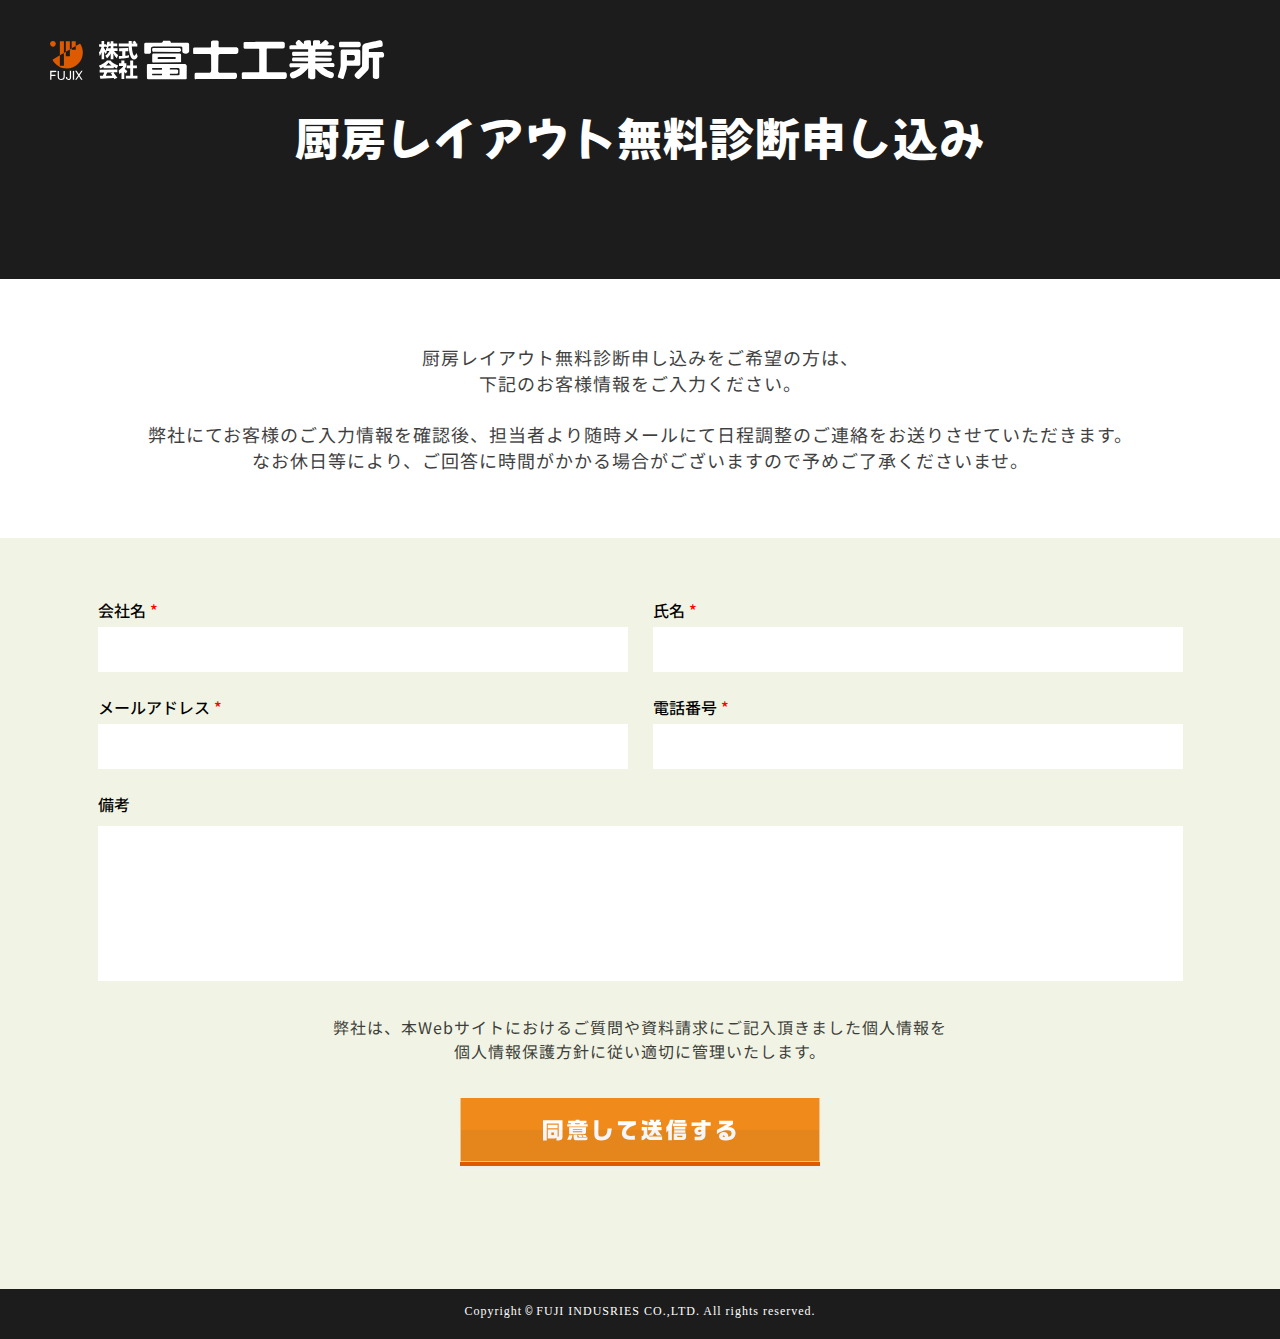
<file: contact.html>
<!DOCTYPE html>
<html lang="ja">

<head>
    <meta charset="UTF-8">
    <meta name="viewport" content="width=device-width, initial-scale=1.0">
    <link rel="stylesheet" href="style.css">
    <meta name="description" content="">
    <title>お問い合わせ</title>
    <link rel="preconnect" href="https://fonts.googleapis.com">
    <link rel="preconnect" href="https://fonts.gstatic.com" crossorigin>
    <link href="https://fonts.googleapis.com/css2?family=Mochiy+Pop+One&family=Sawarabi+Gothic&display=swap"
        rel="stylesheet">
    <link rel="preconnect" href="https://fonts.googleapis.com">
    <link rel="preconnect" href="https://fonts.gstatic.com" crossorigin>
    <link href="https://fonts.googleapis.com/css2?family=Noto+Sans+JP:wght@100..900&display=swap" rel="stylesheet">
</head>

<body>

    <header>
        <img src="logo/s1_illust1.svg" alt="会社ロゴ">
        <h1>厨房レイアウト無料診断申し込み</h1>
    </header>

    <div class="text-form">
        <p>
            厨房レイアウト無料診断申し込みをご希望の方は、<br class="pc_tb_only">下記のお客様情報をご入力ください。
        </p>
        <p>
            弊社にてお客様のご入力情報を確認後、担当者より随時メールにて日程調整のご連絡をお送りさせていただきます。<br class="pc_only">なお休日等により、ご回答に時間がかかる場合がございますので予めご了承くださいませ。
        </p>
    </div>

    <form>
        <div class="form-group">
            <div class="form-container">
                <div class="form-container1">
                    <div class="form-contents1">
                        <label for="company">会社名 <span class="red">*</span></label><br>
                        <input type="text" id="company" name="company" required>
                    </div>
                    <div class="form-contents1">
                        <label for="name">氏名 <span class="red">*</span></label><br>
                        <input type="text" id="name" name="name" required>
                    </div>
                </div>
                <div class="form-container1">
                    <div class="form-contents1">
                        <label for="mail">メールアドレス <span class="red">*</span></label><br>
                        <input type="mail" id="mail" name="mail" required>
                    </div>
                    <div class="form-contents1">
                        <label for="phonenumber">電話番号 <span class="red">*</span></label><br>
                        <input type="tel" id="phonenumber" name="phonenumber">
                    </div>
                </div>
            </div>
            <div class="form-contents2">
                <label for="message">備考</label><br>
                <textarea id="message" name="message" rows="5"></textarea>
            </div>
        </div>
        <p>
            弊社は、本Webサイトにおけるご質問や資料請求にご記入頂きました個人情報を<br class="pc_tb_only">個人情報保護方針に従い適切に管理いたします。
        </p>
        <button onclick="location.href='thanks.html'"><img src="logo/form_btn.svg" alt="入力情報送信ボタン"></button>
    </form>

    <footer class="footer-form">
        <p>Copyright<span class="copyright" style="font-family:monospace;">&copy;</span>FUJI INDUSRIES CO.,LTD. All rights reserved.</p>
    </footer>
    
</body>

</html>
</file>
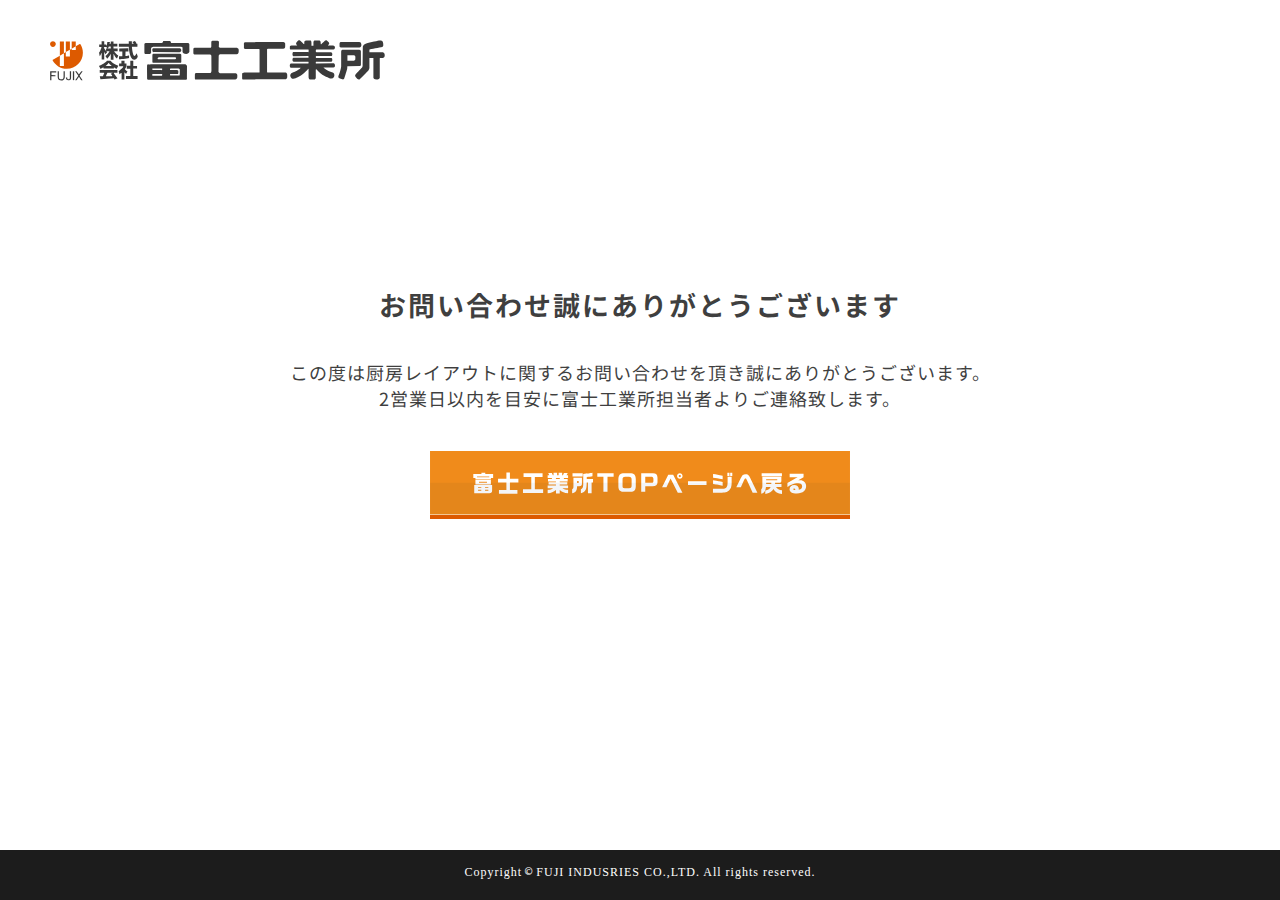
<file: thanks.html>
<!DOCTYPE html>
<html lang="ja">

<head>
    <meta charset="UTF-8">
    <meta name="viewport" content="width=device-width, initial-scale=1.0">
    <link rel="stylesheet" href="style.css">
    <meta name="description" content="">
    <title>送信完了</title>
    <link rel="preconnect" href="https://fonts.googleapis.com">
    <link rel="preconnect" href="https://fonts.gstatic.com" crossorigin>
    <link href="https://fonts.googleapis.com/css2?family=Noto+Sans+JP:wght@100..900&display=swap" rel="stylesheet">
</head>

<body>
    
    <main class="thankspage">
        <img class="headerlogo_thankspage" src="logo/s6_illusut1.svg" alt="会社ロゴ">
        <div class="text_thankspage">
            <h1>お問い合わせ<br class="sp_only">誠にありがとうございます</h1>
            <p>
                この度は厨房レイアウトに関するお問い合わせを頂き誠にありがとうございます。<br>2営業日以内を目安に富士工業所担当者よりご連絡致します。
            </p>
            <a class="thankspage_btn" href="index.html"><img src="logo/thankspage_btn.svg" alt="トップページへ戻る"></a>
        </div>
    </main>

    <div class="wrapper">
        <footer class="footer-form">
            <p>Copyright<span class="copyright" style="font-family:monospace;">&copy;</span>FUJI INDUSRIES CO.,LTD. All rights reserved.</p>
        </footer>
    </div>

</body>

</html>
</file>
<file: style.css>
@charset "UTF-8";

* {
    margin: 0;
    padding: 0;
}

.home {
    background-color: rgba(0, 0, 0, 0.868);
}

main {
    position: relative;
}

.sp_only {
    display: none;
}

.tb_only {
    display: none;
}

@media screen and (max-width: 680px) {
    .sp_only, .sp_tb_only {
        display: block;
    }

    .pc_only, .tb_only, .pc_only2, .pc_tb_only, .s2_sp_only {
        display: none;
    }
}

@media (max-width: 1100px) and (min-width: 681px) {

    .sp_tb_only, .tb_only {
        display: block;
    }

    .sp_only, .pc_only2, .pc_only {
        display: none;
    }
}

.sec1 {
    margin-bottom: 140px;
    position: relative;
}

.headerlogo img {
    width: 23%;
    margin-top: 40px;
    margin-left: 50px;
    position: relative;
    z-index: 1;
}

.s1_text1 {
    text-align: center;
    z-index: 1;
    position: relative;
    margin-top: 50px;
}

.s1_text1 img {
    width: 720px;
}

.s1_contents2 ul {
    display: flex;
    justify-content: center;
    column-gap: 20px;
    position: relative;
    z-index: 1;
}

.s1_contents2 li {
    list-style: none;
}

.s1_pic1 img {
    width: 43.5%;
    position: absolute;
    top: 5px;
    left: 70px;
}

.s1_pic2 img {
    width: 43.5%;
    position: absolute;
    top: -70px;
    right: 0;
}

.s1_pic3 img {
    width: 26%;
    position: absolute;
    top: 315px;
}

.s1_dot {
    background-image: radial-gradient(circle at center, white 23%, transparent 20%);
    background-position: top right;
    background-repeat: repeat-x;
    background-size: 1em 0.3em;
    padding-top: .4em;
}

.btn1 {
    text-align: center;
    position: relative;
    z-index: 1;
}

.btn1 img {
    height: 72px;
    margin-top: 40px;
    margin-bottom: 80px;
}

.s1_box1 {
    display: flex;
    background-color: white;
    padding: 23px;
    width: 290px;
    height: 50px;
    align-items: center;
    border-radius: 10px;
}

.s1_box1 img {
    width: 45px;
}

.s1_box1 p {
    margin-left: 15px;
    font-size: 17.5px;
    font-family: "Noto Sans JP", sans-serif;
    font-weight: 570;
    letter-spacing: 0.5px;
}

.s1_tb_only {
    display: none;
}

@media screen and (max-width: 409px) {

    .s1_pic2 img {
        top: -220px;
    }
}


@media screen and (max-width: 680px) {

    .sec1 {
        margin-bottom: 40px;
    }

    .headerlogo img {
        width: 160px;
        margin-top: 20px;
        margin-left: 30px;
    }

    .s1_text2 {
        text-align: center;
        margin-top: 140px;
    }

    .s1_text2 img {
        width: 90%;
        margin: 0 auto;
        position: relative;
        z-index: 1;
    }

    .s1_contents2 ul {
        display: block;
    }

    .s1_contents2 li {
        margin-bottom: 10px;
    }

    .s1_box1 {
        width: 240px;
        padding: 18px;
        height: 30px;
        margin: auto;
    }

    .s1_box1 img {
        width: 45px;
    }

    .s1_box1 p {
        margin-left: 15px;
        font-size: 14px;
        font-family: "Noto Sans JP", sans-serif;
        font-weight: 570;
        letter-spacing: 0.5px;
    }

    .s1_pic1 {
        display: none;
    }

    .s1_pic2 img {
        width: 100%;
        position: absolute;
        top: -199px;
        height: 667px;
        object-fit: cover;
    }

    .s1_pic3 {
        display: none;
    }

    .btn1 img {
        width: 290px;
        margin-top: 30px;
        margin-bottom: 50px;
    }

    .s1_tb_only {
        display: none;
    }
}


@media (max-width: 750px) and (min-width: 681px) {

    .s1_pic1 {
        display: none;
    }

    .s1_pic2 img {
        width: 100%;
        position: absolute;
        top: -160px;
        height: 667px;
        object-fit: cover;
    }

    .s1_pic3 {
        display: none;
    }

    .s1_text1 img {
        width: 620px;
    }

    .s1_box1 {
        padding: 12px;
        width: 175px;
        height: 50px;
    }

    .s1_box1 p {
        margin-left: 10px;
        font-size: 12px;
    }

}



@media (max-width: 900px) and (min-width: 681px) {

    .sec1 {
        margin-bottom: 70px;
    }

}



@media (max-width: 1100px) and (min-width: 681px) {

    .sec1 {
        margin-bottom: 100px;
    }

    .s1_box1 {
        padding: 15px;
        width: 190px;
        height: 50px;
    }

    .s1_box1 img {
        width: 40px;
    }

    .s1_box1 p {
        margin-left: 15px;
        font-size: 13.5px;
    }

    .s1_pic3 img {
        position: absolute;
        top: 200px;
    }

    .s1_tb_only {
        display: block;
    }

}



@media (min-width: 1700px) {

    .s1_pic3 img {
        width: 26%;
        position: absolute;
        top: 370px;
    }
}


@media (min-width: 2000px) {

    .s1_pic1 img {
        width: 100%;
        height: 740px;
        position: absolute;
        top: -200px;
        left: 0;
    }

    .s1_pic2 {
        display: none;
    }

    .s1_pic3 img {
        display: none;
    }
}

/* ------------------------------------------------------------section1------------------------------------------------------------ */

.sec2 {
    color: white;
    letter-spacing: 2.5px;
    position: relative;
    font-family: "Noto Sans JP", sans-serif;
    font-weight: 550;
    max-width: 1250px;
    margin: auto;
}

.sec2 h1 {
    margin-bottom: 45px;
    text-align: center;
    font-size: 33px;
    font-weight: 400;
    font-family: "Mochiy Pop One", sans-serif;
}

.sec2 ul {
    text-align: center;
    margin-bottom: 80px;
}

.sec2 li {
    margin-bottom: 25px;
    font-size: 22px;
    list-style: none;
}

.sec2 h2 {
    font-size: 30px;
    text-align: center;
    margin-bottom: 160px;
    font-family: "Noto Sans JP", sans-serif;
    font-weight: 600;
}

.s2_contents1 {
    display: flex;
    justify-content: space-between;
    text-align: center;
    font-size: 22px;
    margin-bottom: 100px;
}

.s2_contents2 {
    text-align: center;
    font-size: 22px;
    margin-bottom: 100px;
}

.s2_text1 {
    margin-left: 60px;
}

.s2_text2 {
    margin-right: 60px;
}

.s2_illust1 {
    position: absolute;
    width: 55px;
    top: 50px;
    right: 245px;
}

.s2_illust2 {
    position: absolute;
    width: 63px;
    top: 320px;
    right: 145px;
}

.s2_illust3 {
    width: 250px;
    position: absolute;
    top: 380px;
    left: 420px;
}

.s2_illust4 {
    position: absolute;
    width: 450px;
    top: 370px;
    left: 50%;
    transform: translate(-50%);
}

.s2_illust5 {
    position: absolute;
    width: 380px;
    top: 430px;
    left: 50%;
    transform: translate(-50%);
}

.s2_highlight1 {
    font-size: 40px;
    color: rgb(255, 187, 0);
}

.s2_highlight2 {
    background-color: white;
    color: black;
    margin-left: 18px;
    padding: 6px 15px;
    font-weight: 600;
}

.s2_highlight3 {
    color: rgb(255, 187, 0);
}

.s2_sp_only {
    display: none;
}

.s2_tb_only {
    display: none;
}

@media (max-width: 365px) {
    .s2_illust2 {
        display: none;
    }
}


@media screen and (max-width: 681px) {

    .s2_sp_only {
        display: block;
    }

    .sec2 {
        padding-top: 45px;
        letter-spacing: 1.5px;
        max-width: 375px;
    }

    .sec2 h1 {
        font-size: 21px;
        margin-bottom: 30px;
    }

    .sec2 h2 {
        font-size: 19.5px;
        margin-left: 0px;
        text-align: center;
        margin-bottom: 40px
    }

    .sec2 ul {
        margin-bottom: 80px;
    }

    .sec2 li {
        font-size: 15px;
        line-height: 28px;
    }

    .s2_highlight1 {
        font-size: 30px;
    }

    .s2_highlight2 {
        margin-left: 5px;
        padding: 1px 10px;
    }

    .s2_contents1 {
        display: flex;
        text-align: center;
        font-size: 12px;
        margin-bottom: 0px;
    }

    .s2_contents2 {
        text-align: center;
        font-size: 11px;
        margin-bottom: 70px;
    }

    .s2_text1 {
        margin-left: 15px;
        font-size: 11px
    }

    .s2_text2 {
        margin-right: 15px;
        font-size: 11px;
    }

    .s2_illust1 {
        position: absolute;
        width: 40px;
        top: 15px;
        right: 43px;
    }

    .s2_illust2 {
        width: 6.5%;
        top: 448px;
        left: 78.5%;
    }

    .s2_illust3 {
        display: none;
    }

    .s2_illust4 {
        width: 135px;
        position: absolute;
        top: 514px;
        left: 50%;
        transform: translate(-50%, -50%);
    }

    .s2_illust5 {
        width: 100px;
        position: absolute;
        top: 520px;
        left: 50%;
        transform: translate(-50%, -50%);
    }

}



@media (max-width: 899px) and (min-width: 681px) {

    .s2_sp_only {
        display: block;
    }

    .sec2 {
        padding-top: 45px;
        letter-spacing: 1.5px;
        max-width: 681px;
    }

    .sec2 h1 {
        font-size: 38px;
        margin-bottom: 30px;
    }

    .sec2 h2 {
        font-size: 25px;
        margin-left: 0px;
        text-align: center;
        margin-bottom: 40px
    }

    .sec2 ul {
        margin-bottom: 80px;
    }

    .sec2 li {
        font-size: 20px;
        line-height: 40px;
        letter-spacing: 3px;
    }

    .s2_highlight1 {
        font-size: 30px;
    }

    .s2_highlight2 {
        margin-left: 5px;
        padding: 1px 10px;
    }

    .s2_contents1 {
        display: flex;
        text-align: center;
        font-size: 12px;
        margin-bottom: 0px;
    }

    .s2_contents2 {
        text-align: center;
        font-size: 18px;
        margin-bottom: 70px;
        margin-top: 40px;
    }

    .s2_text1 {
        margin-left: 45px;
        font-size: 18px
    }

    .s2_text2 {
        margin-right: 45px;
        font-size: 18px;
    }

    .s2_illust1 {
        position: absolute;
        width: 55px;
        top: 15px;
        right: 43px;
    }

    .s2_illust2 {
        width: 5.5%;
        top: 540px;
        left: 70%;
    }

    .s2_illust3 {
        display: none;
    }

    .s2_illust4 {
        width: 250px;
        position: absolute;
        top: 655px;
        left: 50%;
        transform: translate(-50%, -50%);
    }

    .s2_illust5 {
        width: 200px;
        position: absolute;
        top: 630px;
        left: 50%;
        transform: translate(-50%, -50%);
    }

}



@media (max-width: 1250px) and (min-width: 900px) {

    .sec2 {
        max-width: 900px;
    }

    .s2_tb_only {
        display: block;
    }

    .sec2 h2 {
        margin-bottom: 100px;
    }

    .s2_illust1 {
        position: absolute;
        right: 70px;
    }

    .s2_illust2 {
        width: 50px;
        position: absolute;
        top: 370px;
        right: 80px;
    }

    .s2_illust3 {
        position: absolute;
        top: 420px;
        left: 150px;
    }

    .s2_illust4 {
        position: absolute;
        width: 300px;
        top: 405px;
        left: 50%;
        transform: translate(-50%);
    }

    .s2_illust5 {
        position: absolute;
        width: 230px;
        top: 450px;
        left: 50%;
        transform: translate(-50%);
    }

    .s2_contents1 {
        font-size: 18px;
        margin-bottom: 60px;
    }

    .s2_contents2 {
        font-size: 18px;
    }

    .s2_text1 {
        margin-left: 20px;
    }

    .s2_text2 {
        margin-right: 20px;
    }

}


/* -----------------------------------------------------------section2------------------------------------------------------------------ */

.sec3 {
    position: relative;
    background-color: rgb(252, 252, 233);
    color: rgba(0, 0, 0, 0.777);
    margin-bottom: 80px;
    padding-top: 60px;
}


.s3_contents1 {
    text-align: center;
}

.s3_contents1 h1 {
    font-size: 32px;
    text-align: center;
    margin-bottom: 13px;
    letter-spacing: 3px;
    font-weight: normal;
    font-family: "Mochiy Pop One", sans-serif;
}

.s3_contents1 P {
    font-size: 14.5px;
    letter-spacing: 1px;
    font-family: "Noto Sans JP", sans-serif;
    font-weight: 400;
}

.s3_highlight1 {
    color: rgb(255, 120, 0);
}

.s3_illust1 {
    position: absolute;
    top: 13px;
    left: 50%;
    transform: translate(-50%, -50%);
    width: 230px;
    filter: contrast(96%);
}

.s3_illust2 {
    position: absolute;
    width: 230px;
    top: -10px;
    left: 50px;
}

.s3_contents1 {
    position: relative;
    margin: auto;
    max-width: 1450px;
}

.s3_pic1 {
    position: absolute;
    height: 450px;

    bottom: -12px;
    right: 0;
    z-index: 1;
}

.s3_btn1 img {
    height: 72px;
    margin-top: 40px;
    margin-bottom: 40px;
}

@media screen and (max-width: 680px) {

    .s3_illust1 {
        width: 150px;
        position: absolute;
        top: 7px;
    }

    .s3_illust2 {
        position: absolute;
        top: -50px;
        left: 20px;
        width: 50px;
    }

    .s3_contents1 {
        max-width: 430px;
    }

    .s3_contents1 P {
        font-size: 12px;
    }

    .sec3 h1 {
        letter-spacing: 1.5px;
        font-size: 22px;
    }

    .s3_pic1 {
        display: none;
    }

    .s3_btn1 img {
        width: 290px;
        margin-top: 20px;
    }

}



@media (max-width: 1200px) and (min-width: 681px) {

    .s3_illust2 {
        width: 70px;
        position: absolute;
        top: -40px;
        left: 20px;
    }

    .s3_pic1 {
        display: none;
    }

    .s3_contents1 {
        max-width: 681px;
    }

}

@media (max-width: 1430px) and (min-width: 1200px) {
    .s3_illust2 {
        width: 14%;
    }

    .s3_pic1 {
        height: 360px;
        bottom: -10px;
    }
}

@media (max-width: 1300px) {
    .s3_pic1 {
        height: 310px;
        bottom: -8.5px;
    }
}

@media (min-width: 1900px) {
    .s3_pic1 {
        height: 550px;
        position: absolute;
        bottom: -15px;
    }
}

@media (min-width: 2400px) {
    .s3_pic1 {
        display: none;
    }

    .s3_illust2 {
        display: none;
    }

}

/* -----------------------------------------------------------------section3----------------------------------------------------------- */

.sec4 {
    position: relative;
    margin-bottom: 80px;
}

.sec4 h1 {
    color: white;
    font-size: 30px;
    font-family: "Noto Sans JP", sans-serif;
    font-weight: 350;
    letter-spacing: 2px;
    margin-bottom: 25px;
    text-align: center;
}

.sec4 p {
    color: white;
    font-size: 22px;
    font-family: "Noto Sans JP", sans-serif;
    font-weight: 450;
    margin-bottom: 45px;
    margin-top: 45px;
    text-align: center;
}

.s4_dot {
    color: rgb(255, 120, 0);
    background-image: radial-gradient(circle at center, rgb(255, 120, 0)20%, transparent 20%);
    background-position: top right;
    background-repeat: repeat-x;
    background-size: 1em 0.6em;
    padding-top: .5em;
    font-family: "Noto Sans JP", sans-serif;
    font-weight: 580;
}

table {
    background-color: white;
    border-collapse: collapse;
    font-size: 17.5px;
    letter-spacing: 1px;
    color: rgba(57, 57, 57, 0.86);
    font-family: "Noto Sans JP", sans-serif;
    font-weight: 450;
    margin: 0 auto;
    border-radius: 10px;
    overflow: hidden;
}

td,
th {
    border-left: 1.5px solid lightgray;
    border-top: 1.5px solid lightgray;
    padding: 10px;
}

td:first-child,
th:first-child {
    border-left: none;
}

tr:first-child td,
tr:first-child th {
    border-top: none;
}

td:first-child {
    padding-left: 20px;
}

.gray {
    width: 490px;
    text-align: left;
    color: white;
    background-color: rgb(99, 99, 99);
    font-weight: normal;
    padding-left: 20px;
}

.orange {
    width: 160px;
    color: white;
    background-color: rgba(233, 111, 4, 0.931);
    font-family: "Noto Sans JP", sans-serif;
    font-weight: 600;
    border-left: none;
}

.lightgray {
    width: 160px;
    background-color: lightgray;
    font-weight: normal;
}

.s4_highlight1 {
    color: rgb(255, 170, 0);
}

.s4_highlight2 {
    background-color: rgba(253, 218, 153, 0.296);
}

.s4_highlight3 {
    font-weight: 700;
}

.s4_btn1 {
    text-align: center;
}

.s4_btn1 img {
    width: 360px;
}

@media screen and (max-width: 680px) {

    .sec4 {
        padding-left: 20px;
        padding-right: 20px;
    }

    .sec4 h1 {
        font-size: 22px;
        letter-spacing: 1.5px;
        font-weight: 400;
    }

    table {
        font-size: 12px;
    }

    .s4_btn1 img {
        width: 270px;
    }

    .sec4 p {
        font-size: 18px;
    }
}



@media (max-width: 1025px) and (min-width: 681px) {

    .sec4 {
        padding-left: 20px;
        padding-right: 20px;
    }
}

/* ------------------------------------------------------------section4------------------------------------------------------------------- */

.sec5 {
    background-color: white;
    padding-top: 80px;
    letter-spacing: 2px;
    position: relative;
    padding-bottom: 5px;
    color: rgba(0, 0, 0, 0.777);
}

.sec5 h1 {
    font-family: "Mochiy Pop One", sans-serif;
    font-size: 32px;
    font-weight: normal;
    text-align: center;
    margin-bottom: 70px;
}

.s5_text1 {
    width: 320px;
}

.s5_text2 {
    width: 320px;
}

.s5_contents {
    display: flex;
    justify-content: center;
    margin-bottom: 40px;
    column-gap: 70px;
}

.s5_contents2 {
    position: relative;
}

.s5_btn1 img {
    width: 400px;
}

.s5_btn1 {
    display: block;
    text-align: center;
    margin-bottom: 50px;
}

.s5_illust2 {
    position: absolute;
    top: 150px;
    left: 50%;
    transform: translate(-50%, 0);
}

.s5_illust5 {
    width: 320px;
    position: absolute;
    top: 175px;
    right: -330px;
}

.s5_highlight1 {
    color: rgb(255, 120, 0);
}

@media screen and (max-width: 680px) {

    .s5_contents {
        display: block;
        text-align: center;
    }

    .s5_contents1 {
        margin-bottom: 40px;
    }

    .s5_btn1 img {
        width: 270px;
    }

    .sec5 h1 {
        font-size: 22px;
    }

    .sec5 h2 {
        font-size: 20px;
        margin-bottom: 20px;
    }

    .s5_text1 {
        width: 220px;
    }

    .s5_text2 {
        width: 220px;
    }

    .s5_illust2 {
        width: 150px;
        position: absolute;
        top: 120px;
    }

}



@media (max-width: 1100px) and (min-width: 681px) {

    .s5_contents {
        display: block;
        text-align: center;
    }

    .s5_contents1 {
        margin-bottom: 50px;
    }

    .sec5 h2 {
        margin-bottom: 25px;
    }

    .sec5 ul {
        margin-left: 0;
    }

    .s5_text1 {
        margin-right: 0px;
        text-align: center;
    }

    .sec5 li {
        margin-bottom: 8px;
        display: flex;
        justify-content: center;
        color: rgba(0, 0, 0, 0.706);
    }

    .s5_illust2 {
        position: absolute;
        top: 140px;
    }

    .s5_illust3 {
        display: none;
    }

    .s5_illust4 {
        display: none;
    }

}



@media (max-width: 1370px) {

    .s5_illust5 {
        display: none;
    }
}

/* ----------------------------------------------------------section5------------------------------------------------------------------ */

.sec6 {
    color: rgba(0, 0, 0, 0.777);
    margin-top: 110px;
    margin-bottom: 100px;
}

.sec6 p {
    font-size: 29px;
    margin-bottom: 15px;
    font-family: "Noto Sans JP", sans-serif;
    letter-spacing: 2.5px;
    font-weight: 600;
}

.sec6 li {
    font-family: "Noto Sans JP", sans-serif;
    font-weight: 400;
    font-size: 18px;
    list-style: none;
    letter-spacing: 1px;
}

.s6_contens1 {
    display: flex;
    justify-content: center;
}

.s6_pic1 {
    width: 370px;
    object-fit: cover;
    margin-top: 35px;
    margin-right: 16px;
}

.s6_text1 {
    background-color: white;
    padding-top: 85px;
    padding-left: 70px;
    padding-right: 70px;
    clip-path: polygon(0 50px, 100% 0, 100% 100%, 0 100%);
    position: relative;
}

.s6_text1 h1 {
    font-size: 40px;
    font-family: "Mochiy Pop One", sans-serif;
    margin-left: 415px;
    margin-bottom: 18px;
    letter-spacing: 5px;
}

.s6_illusut1 {
    position: absolute;
    top: 87px;
    width: 400px;
}

.s6_highlight1 {
    color: rgba(3, 3, 132, 0.761);
}

@media screen and (max-width: 800px) {

    .sec6 {
        margin-top: 85px;
        padding-bottom: 80px;
        padding-top: 80px;
        position: relative;
        max-width: 600px;
        margin: auto;

    }

    .s6_contens1 {
        display: block;
        margin-left: 20px;
        margin-right: 20px;
    }

    .s6_text1 {
        padding-top: 180px;
        padding-left: 20px;
        padding-right: 20px;
        padding-bottom: 20px;
    }

    .s6_text1 h1 {
        font-size: 25px;
        margin-left: 165px;
        letter-spacing: 1.5px;
    }

    .sec6 p {
        font-size: 24px;
        letter-spacing: 1.5px;
    }

    .sec6 li {
        font-size: 16PX;
        margin-bottom: 3px;
    }

    .s6_pic1 {
        width: 230px;
        margin-top: 80px;
        position: absolute;
        left: -7px;
        top: -40px;
        z-index: 1;
    }

    .s6_illusut1 {
        width: 160px;
        position: absolute;
        top: 191px;
    }

}



@media (max-width: 1250px) and (min-width: 800px) {

    .sec5 {
        margin-bottom: 80px;
    }

    .sec6 {
        margin-top: 85px;
        padding-bottom: 80px;
        position: relative;
        max-width: 800px;
        margin: auto;
    }

    .s6_contens1 {
        display: block;
        margin-left: 20px;
        margin-right: 20px;
    }

    .s6_text1 {
        padding-top: 180px;
        padding-left: 20px;
        padding-right: 20px;
        padding-bottom: 20px;
    }

    .s6_text1 h1 {
        margin-left: 520px;
        margin-bottom: 40px;
        letter-spacing: 1.5px;
    }

    .sec6 p {
        letter-spacing: 1.5px;
    }

    .sec6 li {
        margin-bottom: 3px;
    }

    .s6_pic1 {
        width: 230px;
        margin-top: 0px;
        position: absolute;
        left: 20px;
        top: 57px;
        z-index: 1;
    }

    .s6_illusut1 {
        width: 300px;
        position: absolute;
        top: 193px;
        left: 230px;
    }
}

/* -------------------------------------------------------------------section6------------------------------------------------------------ */

.sec7 {
    color: white;
    letter-spacing: 2px;
    padding-bottom: 130px;
    max-width: 1250px;
    margin: auto;
}

.sec7 h2 {
    font-size: 36px;
    margin-top: 64px;
    margin-bottom: 34px;
    font-family: "Noto Sans JP", sans-serif;
    font-weight: 550;
    position: relative;
    z-index: 1;
}

.sec7 p {
    line-height: 30px;
    font-family: "Noto Sans JP", sans-serif;
    font-weight: 380;
    font-size: 17.5px;
    letter-spacing: 1.5px;
}

.s7_contents1 {
    display: flex;
    align-items: center;
    justify-content: center;
    margin-bottom: 60px;
}

.s7_contents1 h1 {
    font-size: 39px;
    font-family: "Mochiy Pop One", sans-serif;
    font-weight: normal;
    margin-left: 20px;
    margin-top: 20px;
}

.s7_contents1 img {
    width: 65px;
}

.s7_contents2 {
    display: flex;
    justify-content: center;
    margin-bottom: 80px;
    position: relative;
}

.s7_contents2 img {
    width: 440px;
    margin-right: 68px;
    z-index: 1;
    position: relative;
}

.s7_contents3 {
    display: flex;
    justify-content: center;
    margin-bottom: 80px;
    position: relative;
}

.s7_contents3 img {
    width: 440px;
    margin-left: 68px;
    z-index: 1;
    position: relative;
}

.s7_contents4 {
    display: flex;
    justify-content: center;
    margin-left: 40px;
}

.s7_contents4 img {
    width: 440px;
    margin-right: 68px;
    position: relative;
    z-index: 1;
}

.s7_text2 {
    z-index: 1;
    position: relative;
}

.s7_text3 {
    z-index: 1;
    position: relative;
}

.s7_No1 {
    font-size: 130px;
    color: rgb(54, 54, 54);
    position: absolute;
    bottom: 105px;
    left: 547px;
}

.s7_No2 {
    font-size: 130px;
    color: rgb(54, 54, 54);
    position: absolute;
    bottom: 110px;
    left: -20px;
}

.s7_No3 {
    font-size: 130px;
    color: rgb(54, 54, 54);
    position: absolute;
    bottom: 130px;
    right: 570px;
}

@media (min-width: 1250px) {

    .s7img_sp_only {
        display: none;
    }
}


@media (max-width: 1250px) and (min-width: 1100px) {

    .s7img_sp_only {
        display: none;
    }

    .sec7 {
        max-width: 1100px;
    }

    .sec7 h2 {
        font-size: 28px;
    }

    .sec7 p {
        font-size: 16px;
    }

    .s7_contents2 img {
        width: 400px;
        margin-right: 40px;
    }

    .s7_contents3 img {
        width: 400px;
        margin-left: 40px;
    }

    .s7_contents4 img {
        width: 400px;
        margin-right: 40px;
    }

    .s7_No1 {
        position: absolute;
        bottom: 87px;
        left: 457px;
    }

    .s7_No2 {
        position: absolute;
        bottom: 95px;
        left: -15px;
    }

    .s7_No3 {
        position: absolute;
        bottom: 100px;
        right: 520px;
    }
}



@media screen and (max-width: 680px) {

    .sec7 {
        padding-left: 35px;
        padding-right: 35px;
        padding-top: 0px;
        padding-bottom: 80px;
    }

    .sec7 h2 {
        font-size: 22px;
        margin-bottom: 10px;
        margin-top: 0px;
    }

    .s7_contents1 {
        margin-bottom: 50px;
    }

    .s7_contents1 h1 {
        font-size: 22px;
        text-align: center;
        margin-left: 8px;
    }

    .s7_contents3 {
        display: block;
        text-align: center;
    }

    .s7_contents4 {
        display: block;
        margin-left: 0;
        text-align: center;
    }

    .s7_contents1 img {
        width: 35px;
    }

    .s7_contents2 img {
        width: 100%;
        margin-right: 0;
    }

    .s7_contents3 img {
        width: 100%;
        margin-left: 0;
    }

    .s7_contents4 img {
        width: 100%;
        margin-right: 0;
    }

    .s7_text1 {
        text-align: center;
    }

    .s7p_sp_only {
        text-align: left;
    }

    .s7p_sp_only p {
        font-size: 15px;
        letter-spacing: 1px;
        line-height: 27px;
        font-family: "Noto Sans JP", sans-serif;
        font-weight: 380;
    }

    .s7_group2 {
        position: relative;
    }

    .s7_No1 {
        font-size: 130px;
        position: absolute;
        top: -90px;
        left: -20px;
    }

    .s7_No2 {
        font-size: 130px;
        position: absolute;
        top: -60px;
        left: -20px;
    }

    .s7_No3 {
        font-size: 130px;
        position: absolute;
        top: -130px;
        left: -20px;
    }
}


@media (max-width: 1100px) and (min-width: 681px) {

    .sec7 {
        max-width: 681px;
        padding-left: 60px;
        padding-right: 60px;
        padding-top: 50px;
        padding-bottom: 80px;
    }

    .sec7 h2 {
        margin-bottom: 10px;
        margin-top: 0px;
        margin-bottom: 20px;
    }

    .s7_contents1 h1 {
        text-align: center;
        margin-left: 8px;
        margin-bottom: 10px;
    }

    .s7_contents3 {
        display: block;
        text-align: center;
    }

    .s7_contents4 {
        display: block;
        margin-left: 0;
        text-align: center;
    }

    .s7_contents1 img {
        width: 100px;
    }

    .s7_contents2 img {
        width: 100%;
        margin-right: 0;
    }

    .s7_contents3 img {
        width: 100%;
        margin-left: 0;
    }

    .s7_contents4 img {
        width: 100%;
        margin-right: 0;
    }

    .s7_text1 {
        text-align: center;
    }

    .s7p_sp_only {
        text-align: left;
    }

    .s7p_sp_only p {
        font-size: 17.5px;
        line-height: 28px;
        font-family: "Noto Sans JP", sans-serif;
        font-weight: 380;
    }

    .s7_group1 {
        position: relative;
    }

    .s7_No1 {
        font-size: 150px;
        position: absolute;
        top: -90px;
        left: -20px;
    }

    .s7_No2 {
        font-size: 150px;
        position: absolute;
        top: -160px;
        left: -20px;
    }

    .s7_No3 {
        font-size: 150px;
        position: absolute;
        top: -35px;
        left: -20px;
    }

    .s7img_sp_only {
        margin-bottom: 10px;
    }

}

/* ---------------------------------------------------------------section7-------------------------------------------------------------- */

.sec8 {
    background-color: rgb(239, 240, 227);
    color: rgb(59, 59, 59);
    padding-top: 70px;
    letter-spacing: 2px;
    padding-bottom: 80px;
}

.sec8 h2 {
    font-size: 36px;
    margin-top: 50px;
    margin-bottom: 34px;
    font-family: "Noto Sans JP", sans-serif;
    font-weight: 580;
}

.sec8 p {
    line-height: 30px;
    font-family: "Noto Sans JP", sans-serif;
    font-weight: 430;
    font-size: 17.5px;
    letter-spacing: 1.5px;
    color: rgb(92, 92, 92);
}

.container8 {
    max-width: 1250px;
    margin: auto;
}

.s8_contents1 {
    display: flex;
    align-items: center;
    justify-content: center;
    margin-bottom: 60px;
}

.s8_contents1 h1 {
    font-size: 41px;
    font-family: "Mochiy Pop One", sans-serif;
    font-weight: normal;
    margin-left: 20px;
    margin-top: 20px;
    z-index: 1;
}

.s8_contents1 img {
    width: 70px;
}

.s8_contents2 img {
    width: 440px;
    margin-right: 68px;
    position: relative;
    z-index: 1;
}

.s8_contents2 {
    display: flex;
    justify-content: center;
    margin-bottom: 80px;
    align-items: flex-start;
    position: relative;
}

.s8_contents3 {
    display: flex;
    justify-content: center;
    margin-bottom: 80px;
    align-items: flex-start;
    position: relative;
}

.s8_contents3 img {
    width: 440px;
    margin-left: 68px;
}

.s8_contents4 {
    display: flex;
    justify-content: center;
    align-items: flex-start;
    position: relative;
}

.s8_contents4 img {
    width: 440px;
    margin-right: 68px;
}

.s8_text1 {
    position: relative;
}

.s8_group1 {
    position: relative;
}

.s8_group2 {
    position: relative;
}

.s8_No1 {
    font-size: 130px;
    color: rgba(103, 103, 103, 0.17);
    position: absolute;
    bottom: -14px;
    left: -30px;
}

.s8_No2 {
    font-size: 130px;
    color: rgba(103, 103, 103, 0.182);
    position: absolute;
    bottom: 225px;
    left: 25px;
}

.s8_No3 {
    font-size: 130px;
    color: rgba(103, 103, 103, 0.182);
    position: absolute;
    top: -190px;
    left: -20px;
}

.s8_arrow {
    position: relative;
}

.s8_illust1 {
    width: 400px;
    position: absolute;
    top: -650px;
    right: -500px;
    opacity: 0.5;
}

.s8_highlight1 {
    font-weight: 700;
    color: rgba(0, 0, 0, 0.672);
}

@media (min-width: 1250px) {

    .s8img_sp_only {
        display: none;
    }
}


@media (max-width: 1250px) and (min-width: 1100px) {

    .s8img_sp_only {
        display: none;
    }

    .container8 {
        max-width: 1100px;
    }

    .sec8 h2 {
        font-size: 28px;
    }

    .sec8 p {
        line-height: 27px;
        font-size: 16px;
    }

    .s8_contents2 img {
        width: 400px;
        margin-right: 40px;
    }

    .s8_contents3 img {
        width: 400px;
        margin-left: 40px;
    }

    .s8_contents4 img {
        width: 400px;
        margin-right: 40px;
    }

    .s8_No1 {
        position: absolute;
        bottom: -20px;
        left: -33px;
    }

    .s8_No2 {
        position: absolute;
        bottom: 200px;
        left: 10px;
    }

    .s8_No3 {
        position: absolute;
        top: -180px;
        left: -20px;
    }

    .s8_illust1 {
        right: -400px;
        top: -600px;
    }

}


@media screen and (max-width: 680px) {

    .sec8 {
        padding-left: 35px;
        padding-right: 35px;
        padding-top: 50px;
    }

    .sec8 h2 {
        font-size: 22px;
        margin-bottom: 10px;
        margin-top: 0px;
    }

    .s8_contents1 h1 {
        font-size: 22px;
        text-align: center;
        margin-left: 8px;
    }

    .s8_contents2 {
        display: block;
        text-align: center;
    }

    .s8_contents3 {
        display: block;
        text-align: center;
    }

    .s8_contents4 {
        display: block;
        text-align: center;
    }

    .s8_contents1 img {
        width: 35px;
        z-index: 1;
    }


    .s8_contents2 img {
        width: 100%;
        margin-right: 0;
        position: relative;
        z-index: 1;
    }

    .s8_contents3 img {
        width: 100%;
        margin-left: 0;
    }

    .s8_contents4 img {
        width: 100%;
        margin-right: 0;
    }

    .s8_No1 {
        font-size: 130px;
        position: absolute;
        top: -130px;
        left: -20px;
    }

    .s8_No2 {
        font-size: 130px;
        position: absolute;
        top: -90px;
        left: -20px;
    }

    .s8_No3 {
        font-size: 130px;
        position: absolute;
        top: -130px;
        left: -20px;
    }


    .s8p_sp_only {
        text-align: left;
        letter-spacing: 1px;
    }

    .s8p_sp_only p {
        font-size: 15px;
        letter-spacing: 1px;
        line-height: 27px;
    }

    .sp_highlight {
        font-weight: 700;
        color: rgba(0, 0, 0, 0.86);
    }

    .s8_illust1 {
        display: none;
    }
}



@media (max-width: 1100px) and (min-width: 681px) {

    .sec8 {
        padding-left: 60px;
        padding-right: 60px;
        padding-top: 60px;
    }

    .container8 {
        max-width: 681px;
    }


    .sec8 h2 {
        margin-bottom: 20px;
        margin-top: 0px;
    }

    .s8_contents1 h1 {
        text-align: center;
        margin-left: 8px;
    }

    .s8_contents2 {
        display: block;
        text-align: center;
    }

    .s8_contents3 {
        display: block;
        text-align: center;
    }

    .s8_contents4 {
        display: block;
        text-align: center;
    }

    .s8_contents1 img {
        width: 100px;
    }


    .s8_contents2 img {
        width: 100%;
        margin-right: 0;
    }

    .s8_contents3 img {
        width: 100%;
        margin-left: 0;
    }

    .s8_contents4 img {
        width: 100%;
        margin-right: 0;
    }

    .s8_No1 {
        font-size: 150px;
        position: absolute;
        top: -140px;
        left: -20px;
    }

    .s8_No2 {
        font-size: 150px;
        position: absolute;
        top: -80px;
        left: -20px;
    }

    .s8_No3 {
        font-size: 150px;
        position: absolute;
        top: -150px;
        left: -20px;
    }


    .s8p_sp_only {
        text-align: left;
        letter-spacing: 1px;
    }

    .s8p_sp_only p {
        font-size: 17.5px;
        line-height: 28px;
    }

    .sp_highlight {
        font-weight: 700;
        color: rgba(0, 0, 0, 0.86);
    }

    .s8_illust1 {
        display: none;
    }

    .s8img_sp_only {
        margin-bottom: 10px;
    }
}

/* ------------------------------------------------------------section8-------------------------------------------------------------- */

.sec9 {
    color: white;
    padding-top: 85px;
    letter-spacing: 1px;
    padding-bottom: 155px;
    position: relative;
    max-width: 1250px;
    margin: auto;
}

.sec9 h1 {
    font-size: 25px;
    border: 1.5px solid white;
    width: 200px;
    text-align: center;
    margin: 0 auto;
    padding-top: 7px;
    padding-bottom: 7px;
    border-left: none;
    border-right: none;
    margin-bottom: 45px;
}

.sec9 h2 {
    font-size: 41px;
    font-family: "Mochiy Pop One", sans-serif;
    font-weight: normal;
    text-align: center;
    margin-bottom: 55px;
}

.sec9 p {
    font-size: 20px;
    font-family: "Noto Sans JP", sans-serif;
    font-weight: 380;
}

.s9_contents1 {
    display: flex;
    align-items: center;
    justify-content: center;
    margin-bottom: 125px;
}

.s9_contents1 img {
    width: 580px;
    margin-right: 85px;
}

.s9_contents2 img {
    width: 580px;
    margin-left: 85px;
}

.s9_contents2 {
    align-items: center;
    display: flex;
    justify-content: center;

}

.s9_box1 {
    display: flex;
}

.s9_box1 h3 {
    background-color: white;
    color: rgb(53, 53, 53);
    margin-top: 45px;
    margin-bottom: 45px;
    font-size: 33px;
    padding-top: 7px;
    padding-bottom: 7px;
    padding-left: 25px;
    padding-right: 25px;
}

.s9_right {
    margin-right: 15px;
}

.s9_left {
    margin-left: 15px;
}

.s9_text3 {
    margin-bottom: 30px;
}

.s9_illust1 {
    width: 100%;
    position: absolute;
    top: 735px;
}

.s9_illust2 {
    width: 90px;
    position: absolute;
    top: 405px;
    left: 600px;
}

.s9_sp_highlight1 {
    display: none;
}

.s9_sp_highlight2 {
    display: none;
}

@media (min-width: 1250px) {

    .s9img_sp_only {
        display: none;
    }
}


@media (max-width: 1250px) and (min-width: 1100px) {

    .sec9 {
        max-width: 1100px;
    }

    .s9img_sp_only {
        display: none;
    }

    .sec9 p {
        font-size: 16px;
        line-height: 27px;
    }

    .s9_contents1 img {
        width: 540px;
        margin-right: 45px;
    }

    .s9_contents2 img {
        width: 540px;
        margin-left: 45px;
    }

    .s9_illust2 {
        left: 580px;
    }

}



@media screen and (max-width: 680px) {

    .sec9 {
        padding-left: 35px;
        padding-right: 35px;
        padding-top: 80px;
        padding-bottom: 80px;
    }

    .sec9 h2 {
        margin-bottom: 20px;
        font-size: 22px;
    }

    .sec9 h1 {
        font-size: 22px;
    }

    .sec9 p {
        font-size: 15px;
        letter-spacing: 1px;
        text-align: left;
        line-height: 27px;
    }

    .s9_illust1 {
        display: none;
    }

    .s9_illust2 {
        display: none;
    }

    .s9_contents1 {
        display: block;
        text-align: center;
        margin-bottom: 80px;
    }

    .s9_contents2 {
        display: block;
        text-align: center;
    }

    .s9_contents1 img {
        width: 100%;
        margin-right: 0;
    }

    .s9_contents2 img {
        width: 100%;
        margin-left: 0;
        margin-bottom: 7px;
    }

    .s9_box1 {
        justify-content: center;
        display: none;
    }

    .s9_box1 h3 {
        font-size: 18px;
        margin-top: 10px;
        margin-bottom: 10px;
        padding: 7px 20px;
    }

    .s9_text3 {
        margin-bottom: 15px;
    }

    .s9_sp_highlight1 {
        font-size: 18px;
        font-weight: 600;
        color: rgb(255, 120, 0);
        display: inline-block;
    }

    .s9_sp_highlight2 {
        font-size: 18px;
        font-weight: 600;
        color: rgb(255, 120, 0);
        display: inline-block;
    }
}


@media (max-width: 1100px) and (min-width: 681px) {

    .sec9 {
        max-width: 681px;
        padding-left: 60px;
        padding-right: 60px;
        padding-top: 80px;
        padding-bottom: 80px;
    }

    .sec9 h2 {
        margin-bottom: 30px;
    }

    .sec9 p {
        font-size: 17.5px;
        line-height: 28px;
        text-align: left;
    }

    .s9_text1 p {
        text-align: center;
    }

    .s9_illust1 {
        position: absolute;
        top: 100px;
        width: 600px;
        left: 50%;
        transform: translate(-50%);
    }

    .s9_illust2 {
        display: none;
    }

    .s9_contents1 {
        display: block;
        text-align: center;
    }

    .s9_contents2 {
        display: block;
        text-align: center;
    }

    .s9_contents1 img {
        width: 100%;
        margin-right: 0;
    }

    .s9_contents2 img {
        width: 100%;
        margin-left: 0;
        margin-bottom: 10px;
    }

    .s9_box1 {
        justify-content: center;
    }

    .s9_box1 h3 {
        margin-top: 15px;
        margin-bottom: 15px;
    }

    .s9_text3 {
        margin-bottom: 15px;
    }

}

/* ------------------------------------------------------section9------------------------------------------------------------ */

.sec10 {
    background-color: white;
    padding-top: 70px;
    color: rgb(59, 59, 59);
    letter-spacing: 2px;
    padding-bottom: 145px;
}

.container10 {
    max-width: 1450px;
    margin: auto;
}

.sec10 h2 {
    font-size: 36px;
    margin-bottom: 34px;
    font-family: "Noto Sans JP", sans-serif;
    font-weight: 580;
    letter-spacing: 1.5px;
}

.sec10 p {
    font-size: 17.5px;
    letter-spacing: 1.5px;
    font-family: "Noto Sans JP", sans-serif;
    font-weight: 430;
    color: rgb(92, 92, 92);
}

.s10_contents1 {
    display: flex;
    align-items: center;
    justify-content: center;
    margin-bottom: 60px;
}

.s10_contents1 h1 {
    font-size: 41px;
    font-family: "Mochiy Pop One", sans-serif;
    font-weight: normal;
    margin-left: 20px;
    padding-top: 20px;
}

.s10_contents2 {
    display: flex;
    align-items: center;
    justify-content: center;
    margin-bottom: 75px;
    padding-right: 150px;
    padding-left: 150px;
}

.s10_contents3 {
    display: flex;
    align-items: center;
    justify-content: center;
    padding-right: 150px;
    padding-left: 150px;
}

.s10_contents1 img {
    width: 70px;
}

.s10_contents2 img {
    width: 400px;
    box-shadow: -6px 6px rgb(53, 53, 53);
    margin-right: 52px;
}

.s10_contents3 img {
    width: 400px;
    box-shadow: -6px 6px rgb(53, 53, 53);
    margin-right: 52px;
}

@media (min-width: 1250px) {

    .s10img_sp_only {
        display: none;
    }
}


@media (max-width: 1250px) and (min-width: 1100px) {

    .container10 {
        max-width: 1100px;
    }

    .s10img_sp_only {
        display: none;
    }

    .s10_contents2 {
        padding-right: 80px;
        padding-left: 80px;
    }

    .s10_contents3 {
        padding-right: 80px;
        padding-left: 80px;
    }
}



@media screen and (max-width: 680px) {

    .sec10 {
        padding-left: 35px;
        padding-right: 35px;
        padding-top: 60px;
        padding-bottom: 80px;
    }

    .sec10 h1 {
        font-size: 22px;
        text-align: center;
        margin-left: 8px;
    }

    .sec10 h2 {
        font-size: 22px;
        margin-bottom: 10px;
    }

    .sec10 p {
        font-size: 15px;
        text-align: left;
        line-height: 25px;
    }

    .s10_contents2 {
        display: block;
        text-align: center;
        padding-left: 0;
        padding-right: 0;
    }

    .s10_contents3 {
        display: block;
        text-align: center;
        padding-left: 0;
        padding-right: 0;
    }

    .s10_contents1 img {
        width: 35px;
    }

    .s10_contents2 img {
        width: 100%;
        margin-right: 0;
        margin-bottom: 5px;
    }

    .s10_contents3 img {
        width: 100%;
        margin-right: 0;
        margin-bottom: 5px;
    }
}



@media (max-width: 1100px) and (min-width: 681px) {

    .sec10 {
        padding-left: 60px;
        padding-right: 60px;
        padding-top: 60px;
        padding-bottom: 80px;
    }

    .container10 {
        max-width: 681px;
        margin: auto;
    }

    .sec10 h1 {
        text-align: center;
        margin-left: 8px;
    }

    .sec10 h2 {
        margin-bottom: 20px;
    }

    .sec10 p {
        text-align: left;
        font-size: 17.5px;
        line-height: 28px;
    }

    .s10_contents2 {
        display: block;
        text-align: center;
    }

    .s10_contents3 {
        display: block;
        text-align: center;
    }

    .s10_contents1 img {
        width: 100px;
    }

    .s10_contents2 img {
        width: 100%;
        margin-right: 0;
        margin-bottom: 10px;
    }

    .s10_contents3 img {
        width: 100%;
        margin-right: 0;
        margin-bottom: 10px;
    }

    .s10_contents2 {
        padding-right: 0px;
        padding-left: 0px;
    }

    .s10_contents3 {
        padding-right: 0px;
        padding-left: 0px;
    }

}

/* -------------------------------------------------------------section10-------------------------------------------------------------- */

.container11 {
    max-width: 1250px;
    margin: auto;
}

.sec11 {
    color: white;
    padding-top: 110px;
    position: relative;
    padding-bottom: 60px;
}

.s11_contents1 {
    letter-spacing: 2px;
}

.s10_contents1 h1 {
    margin-top: 0;
}

.s11_contents1 p {
    line-height: 40px;
    font-family: "Noto Sans JP", sans-serif;
    font-weight: 430;
    font-size: 17.5px;
    text-align: center;
    margin-bottom: 125px;
}

.s11_contents1 h2 {
    text-align: center;
    font-size: 26px;
    margin-bottom: 15px;
}

.s11_contents2 {
    text-align: center;
}

.s11_contents2 img {
    width: 840px;
    position: relative;
}

.s11_contents2 p {
    font-family: "Noto Sans JP", sans-serif;
    font-size: 19px;
    font-weight: 380;
    letter-spacing: 1px;
    margin-top: 40px;
    margin-bottom: 90px;
    line-height: 33px;
}

.s11_text1 {
    font-size: 22px;
    text-align: center;
    margin-bottom: 32px;
    letter-spacing: 1px;
}

.s11_text2 {
    font-size: 40px;
    text-align: center;
    margin-bottom: 32px;
}

.s11_text3 {
    font-size: 30px;
    border: 1.5px solid white;
    margin: 0 auto;
    width: 485px;
    padding-top: 21px;
    padding-bottom: 21px;
    border-left: none;
    border-right: none;
    font-family: "Noto Sans JP", sans-serif;
    font-weight: 580;
    margin-bottom: 50px;
}

.s11_text4 {
    font-size: 30px;
    border: 1.5px solid white;
    margin: 0 auto;
    width: 580px;
    padding-top: 21px;
    padding-bottom: 21px;
    border-left: none;
    border-right: none;
    font-family: "Noto Sans JP", sans-serif;
    font-weight: 580;
    margin-bottom: 50px;
}

.s11_text5 {
    font-size: 30px;
    border: 1.5px solid white;
    margin: 0 auto;
    width: 620px;
    padding-top: 21px;
    padding-bottom: 21px;
    border-left: none;
    border-right: none;
    font-family: "Noto Sans JP", sans-serif;
    font-weight: 580;
    margin-bottom: 50px;
}

.s11_highlight1 {
    font-size: 15px;
    margin-left: 65px;
    letter-spacing: 0.5px;
}

.s11_highlight2 {
    font-size: 15px;
    margin-left: 130px;
    letter-spacing: 0.5px;
}

.s11_highlight3 {
    font-size: 15px;
    margin-left: 65px;
    letter-spacing: 0.5px;
}

.s11_text6 {
    margin-right: 165px;
}

.s11_highlight3 {
    margin-left: 770px;
}

.s11_pic4 {
    width: 630px;
    position: absolute;
    top: -60px;
}

.s11_pic5 {
    width: 450px;
    position: absolute;
    top: 1150px;
    right: 0;
}

.s11_pic6 {
    width: 450px;
    position: absolute;
    bottom: 860px;
    left: 0;
}

.forposition1 {
    position: relative;
}

.forposition2 {
    position: relative;
}

.forposition3 {
    position: relative;
}

.s11_No1 {
    font-size: 105px;
    color: rgba(164, 164, 164, 0.349);
    position: absolute;
    top: 47px;
    left: 150px;
    font-family: "Noto Sans JP", sans-serif;
    font-weight: 600;
}

.s11_No2 {
    font-size: 105px;
    color: rgba(164, 164, 164, 0.349);
    position: absolute;
    top: 47px;
    left: 150px;
    font-family: "Noto Sans JP", sans-serif;
    font-weight: 600;
}

.s11_No3 {
    font-size: 105px;
    color: rgba(164, 164, 164, 0.349);
    position: absolute;
    top: 47px;
    left: 150px;
    font-family: "Noto Sans JP", sans-serif;
    font-weight: 600;
}

.s11_btn1 {
    text-align: center;
}

.s11_btn1 img {
    width: 430px;
    margin: 0 auto;
}

@media screen and (max-width: 680px) {

    .sec11 {
        padding-left: 35px;
        padding-right: 35px;
        padding-top: 80px;
    }

    .s11_contents1 {
        letter-spacing: 1.5px;
    }

    .s11_contents1 p {
        font-size: 15px;
        letter-spacing: 1px;
        margin-bottom: 80px;
        line-height: 35px;
    }

    .s11_contents1 h2 {
        font-size: 20px;
    }

    .s11_text1 {
        font-size: 19px;
        letter-spacing: 1px;
    }

    .s11_text2 {
        font-size: 28px;
    }

    .s11_text3 {
        margin-bottom: 30px;
    }

    .s11_text4 {
        margin-bottom: 30px;
    }

    .s11_text5 {
        margin-bottom: 30px;
    }

    .s11_text6 {
        margin-right: 0;
    }

    .s11_contents2 h1 {
        font-size: 22px;
        width: 250px;
        padding-top: 15px;
        padding-bottom: 15px;
    }

    .s11_contents2 p {
        font-size: 15px;
        margin-top: 0px;
        margin-bottom: 70px;
        text-align: left;
        line-height: 27px;
    }

    .s11_contents2 img {
        width: 100%;
    }

    .s11_pic4 {
        width: 200px;
        position: absolute;
        top: -30px;
    }

    .s11_pic5 {
        width: 150px;
        position: absolute;
        top: 1000px;
        right: 0;
    }

    .s11_pic6 {
        width: 150px;
        position: absolute;
        bottom: 610px;
        left: 0;
    }

    .s11_highlight1 {
        font-size: 13px;
        margin-left: 0;
        letter-spacing: 0.5px;
        line-height: 35px;
    }

    .s11_highlight2 {
        font-size: 13px;
        margin-left: 0;
        letter-spacing: 0.5px;
        line-height: 35px;
    }

    .s11_highlight3 {
        font-size: 13px;
        margin-left: 0;
        letter-spacing: 0.5px;
        line-height: 35px;
    }

    .s11_btn1 img {
        width: 290px;
    }

    .s11_No1 {
        font-size: 105px;
        position: absolute;
        top: 20px;
        left: -20px;
    }

    .s11_No2 {
        font-size: 105px;
        position: absolute;
        top: 20px;
        left: -20px;
    }

    .s11_No3 {
        font-size: 105px;
        position: absolute;
        top: 20px;
        left: -20px;
    }
}



@media (max-width: 1250px) and (min-width: 681px) {

    .sec11 {
        padding-left: 60px;
        padding-right: 60px;
        padding-top: 80px;
    }

    .container11 {
        max-width: 681px;
    }

    .s11_contents1 h2 {
        font-size: 25px;
    }

    .s11_contents1 p {
        font-size: 20px;
    }

    .s11_text1 {
        font-size: 25px;
    }

    .s11_text2 {
        font-size: 37px;
    }

    .s11_text6 {
        margin-right: 0;
    }

    .s11_contents2 h1 {
        padding-top: 15px;
        padding-bottom: 15px;
    }

    .s11_contents2 p {
        font-size: 17.5px;
        line-height: 28px;
        text-align: left;
        margin-top: 20px;
    }

    .s11_contents2 img {
        width: 100%;
    }

    .s11_highlight1 {
        margin-left: 0;
        font-size: 13px;
    }

    .s11_highlight2 {
        margin-left: 0;
        font-size: 13px;
    }

    .s11_highlight3 {
        margin-left: 0;
        font-size: 13px;
    }

    .s11_No1 {
        font-size: 120px;
        position: absolute;
        top: 32px;
        left: -20px;
    }

    .s11_No2 {
        font-size: 120px;
        position: absolute;
        top: 32px;
        left: -20px;
    }

    .s11_No3 {
        font-size: 120px;
        position: absolute;
        top: 32px;
        left: -20px;
    }

}



@media (max-width: 1250px) and (min-width: 681px) {

    .s11_pic4 {
        width: 440px;
        position: absolute;
        left: 0;
        top: -90px;
    }

    .s11_pic5 {
        width: 350px;
        position: absolute;
        top: 1100px;
        right: 0;
    }

    .s11_pic6 {
        width: 350px;
        position: absolute;
        bottom: 680px;
        left: 0;
    }

}



@media screen and (min-width: 1900px) {

    .s11_pic4 {
        width: 1000px;
        position: absolute;
        top: -190px;
    }

    .s11_pic5 {
        width: 750px;
        position: absolute;
        top: 900px;
        right: 0;
    }

    .s11_pic6 {
        width: 750px;
        position: absolute;
        bottom: 600px;
        left: 0;
    }

}

/* ---------------------------------------------------------section11-------------------------------------------------------- */

.faq_container {
    max-width: 1450px;
    margin: 0 auto;
}

.faq {
    background-color:  rgb(239, 240, 227);
    padding-top:60px;
    padding-bottom: 100px;
}

.faq_caption {
    text-align: center;
    color:rgb(255, 120, 0);
    border-top: 2px solid rgb(255, 120, 0);
    border-bottom: 2px solid rgb(255, 120, 0);
    width: 300px;
    margin: 0 auto;
    margin-bottom: 40px;
    padding-bottom: 10px;
    padding-top: 10px;
    font-family: "Noto Sans JP", sans-serif;
    font-weight: 550;
    font-size: 30px;
}

.accordion {
    width: 70%;
    margin: 0 auto;
    margin-bottom: 30px;
}

.accordion-content {
    padding: 20px;
    padding-left: 100px;
    background-color: #f9f9f9;
    border-radius: 35px;
    border: 2.5px solid #f3953d;
    margin-top: 10px;
    display: none;
    position: relative;

}

.accordion-header {
    background-color: #f08030;
    color: white;
    cursor: pointer;
    display: flex;
    justify-content: space-between;
    align-items: center;
    padding: 19.8px;
    font-size: 17px;
    font-weight: 450;
    letter-spacing: 2.5px;
    border-radius: 67px;
    margin: 0;
    padding-left: 100px;
    border: none;
    font-family: "Noto Sans JP", sans-serif;
    position: relative;
}

.accordion-header::after {
    content: "+";
    font-size: 20px;
    color: white;
    margin-right: 10px;
}

.accordion.active .accordion-header::after {
    content: "ー";
}

.position_answer {
    text-align: center;
    position: absolute;
    font-size: 22px;
    top: -2px;
    left: -2px;
    width: 69px;
    height: 69px;
    border-radius: 69px;
    line-height: 69px;
    background-color: #F1821C;
    color: white;
    font-family: "Noto Sans JP", sans-serif;
    font-weight: 450;
}

.position_question {
    font-size: 22px;
    text-align: center;
    margin-right: 10%;
    position: absolute;
    top: 0px;
    left: 0px;
    width: 69px;
    height: 69px;
    border-radius: 69px;
    background-color: #f19c4c;
    line-height: 69px;
}

.accordion-content p {
    color: rgb(92, 92, 92);
    font-size: 17px;
    font-family: "Noto Sans JP", sans-serif;
    font-weight: 500;
    letter-spacing: 2px;
}

.faq_smallfont {
    font-size: 13px;
    font-weight: 400;
}

@media (max-width:768px) {

    .faq {
        padding-bottom: 60px;
    }

    .faq_caption {
        width: 250px;
        font-size: 25px;
    }

    .accordion {
        width: 75%;
    }

    .accordion-header {
        padding-left: 20px;
        font-size: 13px;
    }

    .position_question {
        font-size: 17px;
        width: 42px;
        height: 42px;
        border-radius: 42px;
        line-height: 42px;
        top: -15px;
        left: -15px;
    }

    .accordion-content {
        padding: 20px;
        padding-left: 20px;
    }

    .position_answer {
        font-size: 17px;
        width: 42px;
        height: 42px;
        border-radius: 42px;
        line-height: 42px;
        top: -15px;
        left: -15px;
    }

    .accordion-content p {
        font-size: 14px;
    }
    
    .faq_smallfont {
        font-size: 11px;
    }

}

/* ---------------------------------------------------------------------------faq----------------------------------------------------------------- */

.sec12 {
    padding-bottom: 60px;
}

.pc_tb_only {
    position: relative;
}

.s12_pic1 {
    width: 100%;
}

.s12_text1 {
    width: 60%;
    z-index: 1;
    position: absolute;
    left: 50%;
    top: 50%;
    transform: translate(-50%, -50%);
}

.s12_illust1 {
    width: 370px;
    position: absolute;
    bottom: 132px;
    left: 50%;
    transform: translate(-50%, 0);
    z-index: 1;
}

.s12_btn1 {
    text-align: center;
    margin-top: 60px;
}

.s12_btn1 img {
    width: 430px;
}

@media screen and (min-width: 680px) {

    .s12_sp_only {
        display: none;
    }

}



@media screen and (max-width: 680px) {

    .s12_sp_only {
        position: relative;
    }

    .s12_text1 {
        width: 85%;
        position: absolute;
        left: 50%;
        top: 50%;
        transform: translate(-50%, -50%);
    }

    .s12_illust1 {
        width: 200px;
    }

    .s12_btn1 img {
        width: 290px;
    }
}

/* --------------------------------------------------------section12------------------------------------------------------------- */

.footer-home {
    background-color: rgb(65, 65, 65);
}

.copyright {
    margin-left: 3px;
    margin-right: 3px;
}

.footer-home p {
    color: white;
    text-align: center;
    font-size: 12px;
    letter-spacing: 1px;
    padding-top: 17px;
    padding-bottom: 20px;
}

@media screen and (max-width: 680px) {
    .footer-home p {
        font-size: 10px;
    }
}

/* ------------------------------------------------------------------↓↓↓---index2html---↓↓↓------------------------------------------------------------------ */

header {
    color: white;
    background-color: rgb(28, 28, 28);
    padding-bottom: 110px;
}

header img {
    width: 335px;
    margin-top: 40px;
    margin-left: 50px;
}

header h1 {
    margin-top: 20px;
    font-family: "Mochiy Pop One", sans-serif;
    font-weight: normal;
    font-size: 45px;
    text-align: center;
    letter-spacing: 1px;
}

form p {
    font-size: 16px;
    font-family: "Noto Sans JP", sans-serif;
    font-weight: 420;
    text-align: center;
    color: rgba(0, 0, 0, 0.755);
    margin-top: 30px;
    margin-bottom: 35px;
    letter-spacing: 1px;
}

.text-form {
    font-size: 18px;
    font-family: "Noto Sans JP", sans-serif;
    font-weight: 420;
    text-align: center;
    color: rgba(0, 0, 0, 0.755);
    margin-top: 65px;
    padding-bottom: 40px;
}

.text-form p {
    margin-bottom: 25px;
    letter-spacing: 1px;
}

form {
    background-color: rgba(183, 199, 111, 0.189);
    padding-top: 60px;
    padding-bottom: 120px;
}

.form-container1 {
    display: flex;
    justify-content: center;
    column-gap: 25px;
}

.form-contents2 {
    width: 1085px;
    margin: 0 auto;
}

input {
    width: 500px;
    padding: 15px;
    border: none;
    margin-top: 5px;
    margin-bottom: 23px;
}

textarea {
    width: 1055px;
    resize: none;
    padding: 15px;
    padding-bottom: 65px;
    border: none;
    margin-top: 10px;
}

label {
    font-family: "Noto Sans JP", sans-serif;
    font-weight: 480;
}

.red {
    color: red;
}

button {
    border: none;
    display: block;
    margin: 0 auto;
}

button img {
    width: 360px;
}

.footer-form {
    background-color: rgb(28, 28, 28);
}

.footer-form p {
    color: white;
    text-align: center;
    font-size: 12px;
    letter-spacing: 1px;
    padding-top: 15px;
    padding-bottom: 20px;
}

@media screen and (max-width: 390px) {
    label {
        margin-left: 30px;
    }
}


@media screen and (max-width: 680px) {

    header {
        padding-bottom: 0;
    }

    .text-form {
        padding-left: 20px;
        padding-right: 20px;
        font-size: 16px;
    }

    header img {
        width: 150px;
        margin-top: 20px;
        margin-left: 30px;
    }

    header h1 {
        font-size: 22px;
        margin-top: 40px;
        padding-bottom: 80px;
    }

    form {
        padding-bottom: 100px;
    }

    .form-group {
        max-width: 417px;
        margin: auto;
    }

    .form-container1 {
        display: block;
    }

    label {
        margin-left: 40px;
    }

    input {
        width: 300px;
        margin: auto;
        display: block;
        margin-top: 5px;
        margin-bottom: 20px;
        padding: 10px;
        border: 1px solid rgba(0, 0, 0, 0.187);
        border-radius: 3px;
    }

    textarea {
        width: 300px;
        margin: auto;
        margin-top: 5px;
        display: block;
        border: 1px solid rgba(0, 0, 0, 0.187);
        border-radius: 3px;
        padding: 10px;
    }

    .form-contents2 {
        width: 100%;
    }

    button img {
        width: 300px;
    }

    form p {
        padding-left: 20px;
        padding-right: 20px;
        font-size: 16px;
    }

    .footer-form p {
        font-size: 10px;
    }

}


@media (max-width: 1135px) and (min-width: 681px) {

    header h1 {
        font-size: 35px;
        margin-top: 50px;
        margin-bottom: 30px;
    }

    .text-form {
        padding-left: 60px;
        padding-right: 60px;
    }

    .form-contents2 {
        width: 660px;
        margin: 0 auto;
    }

    input {
        width: 290px;
        padding: 15px;
        border: none;
        margin-top: 5px;
        margin-bottom: 23px;
    }

    textarea {
        width: 630px;
        resize: none;
        padding: 15px;
        padding-bottom: 65px;
        border: none;
        margin-top: 10px;
    }

    .form-container1 {
        display: flex;
        justify-content: center;
        column-gap: 20px;
    }

}


@media (max-width: 1251px) and (min-width: 1088px) {

    .text-form {
        padding-left: 50px;
        padding-right: 50px;
    }

}


/* --------------------------------------------------------form----------------------------------------------------- */

.thankspage {
    background-color: white;
    padding-bottom: 200px;
}

.headerlogo_thankspage {
    width: 335px;
    margin-top: 40px;
    margin-left: 50px;
}

.text_thankspage h1 {
    font-size: 27px;
    letter-spacing: 2px;
    margin-bottom: 35px;
}

.text_thankspage p {
    font-size: 18px;
    letter-spacing: 1px;
    font-weight: 420;
    margin-bottom: 40px;
}

.text_thankspage {
    text-align: center;
    font-family: "Noto Sans JP", sans-serif;
    color: rgba(0, 0, 0, 0.755);
    margin-top: 200px;
}

.thankspage_btn img {
    width: 420px;
}

.wrapper {
    width: 100%;
    position: fixed;
    bottom: 0;
}

@media screen and (max-width: 680px) {

    .headerlogo_thankspage {
        width: 150px;
        margin-top: 20px;
        margin-left: 30px;
    }

    .text_thankspage {
        padding-left: 20px;
        padding-right: 20px;
        margin-top: 150px;
    }

    .text_thankspage h1 {
        letter-spacing: 1.5px;
        font-size: 25px;
    }

    .text_thankspage p {
        font-size: 16px;
    }

    .thankspage_btn img {
        width: 300px;
    }

}


@media (max-width: 1025px) and (min-width: 681px) {

    .text_thankspage {
        margin-top: 200px;
    }

}
</file>
